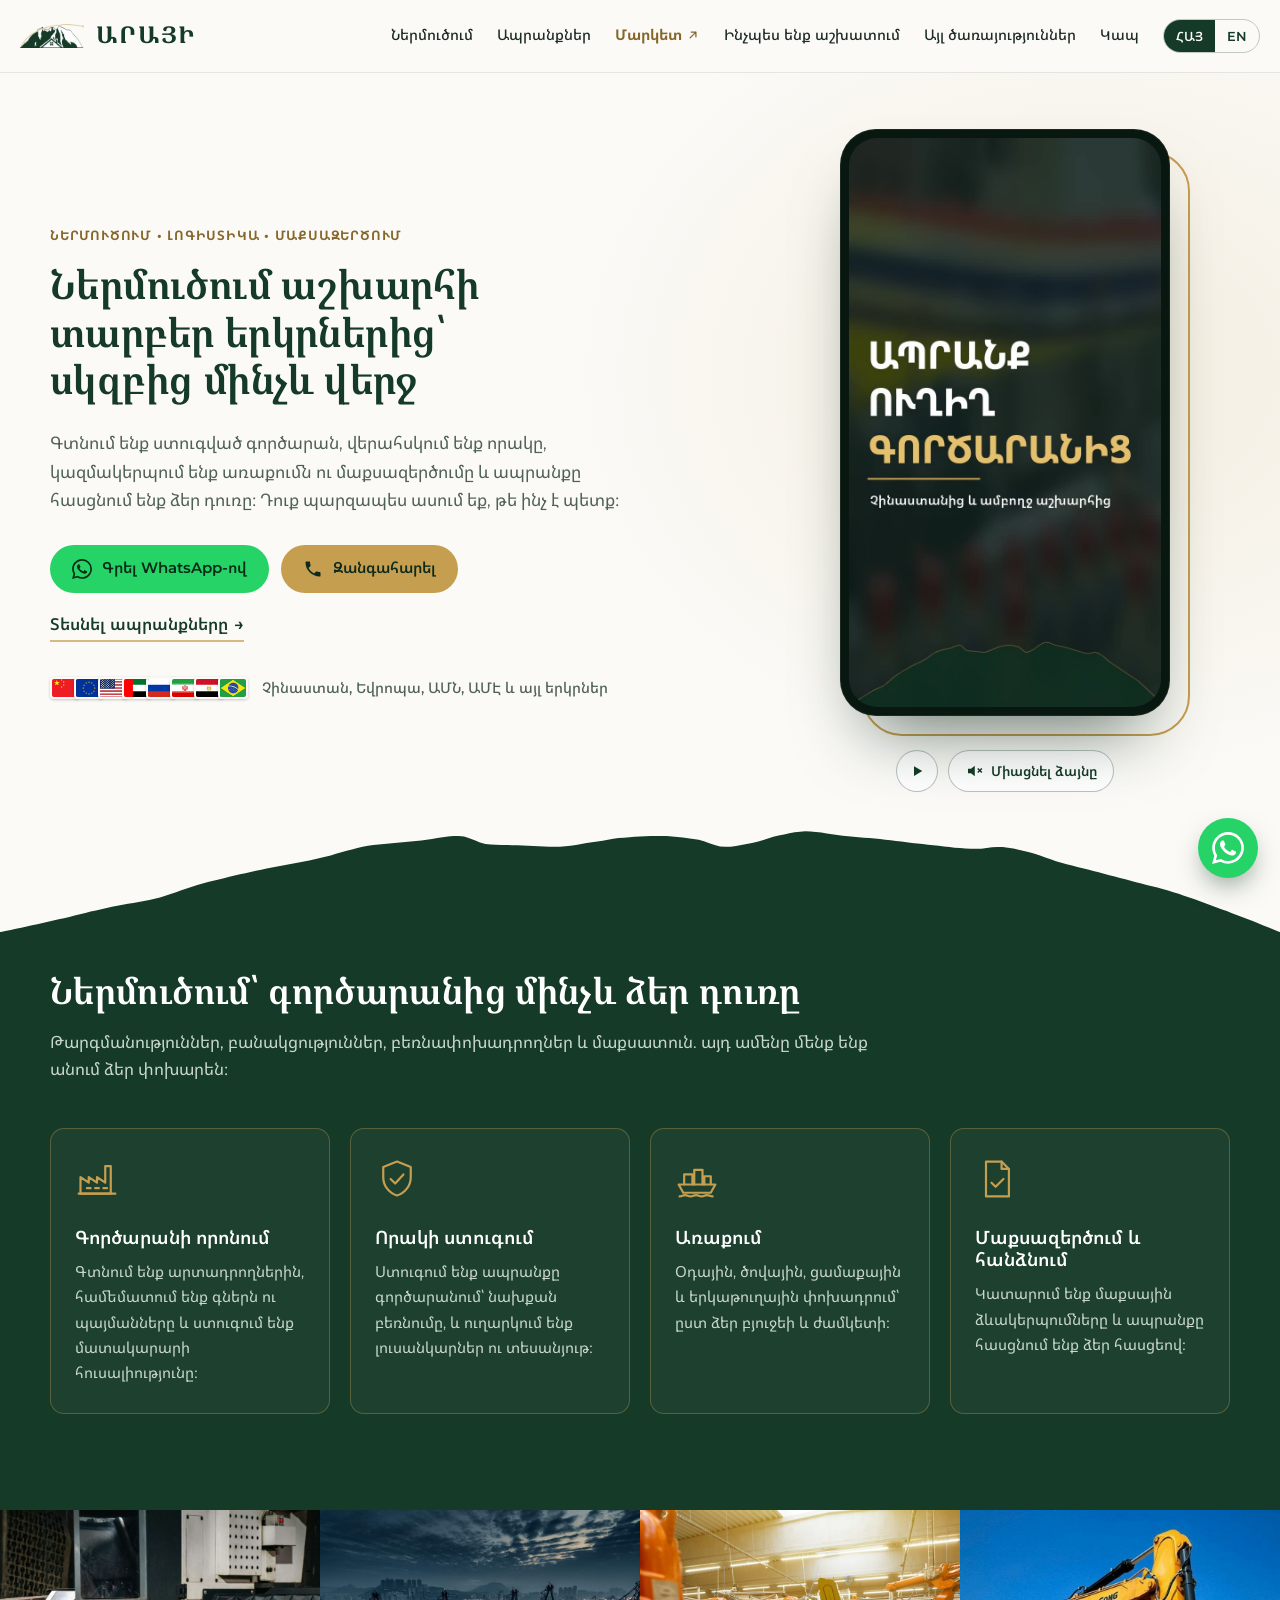
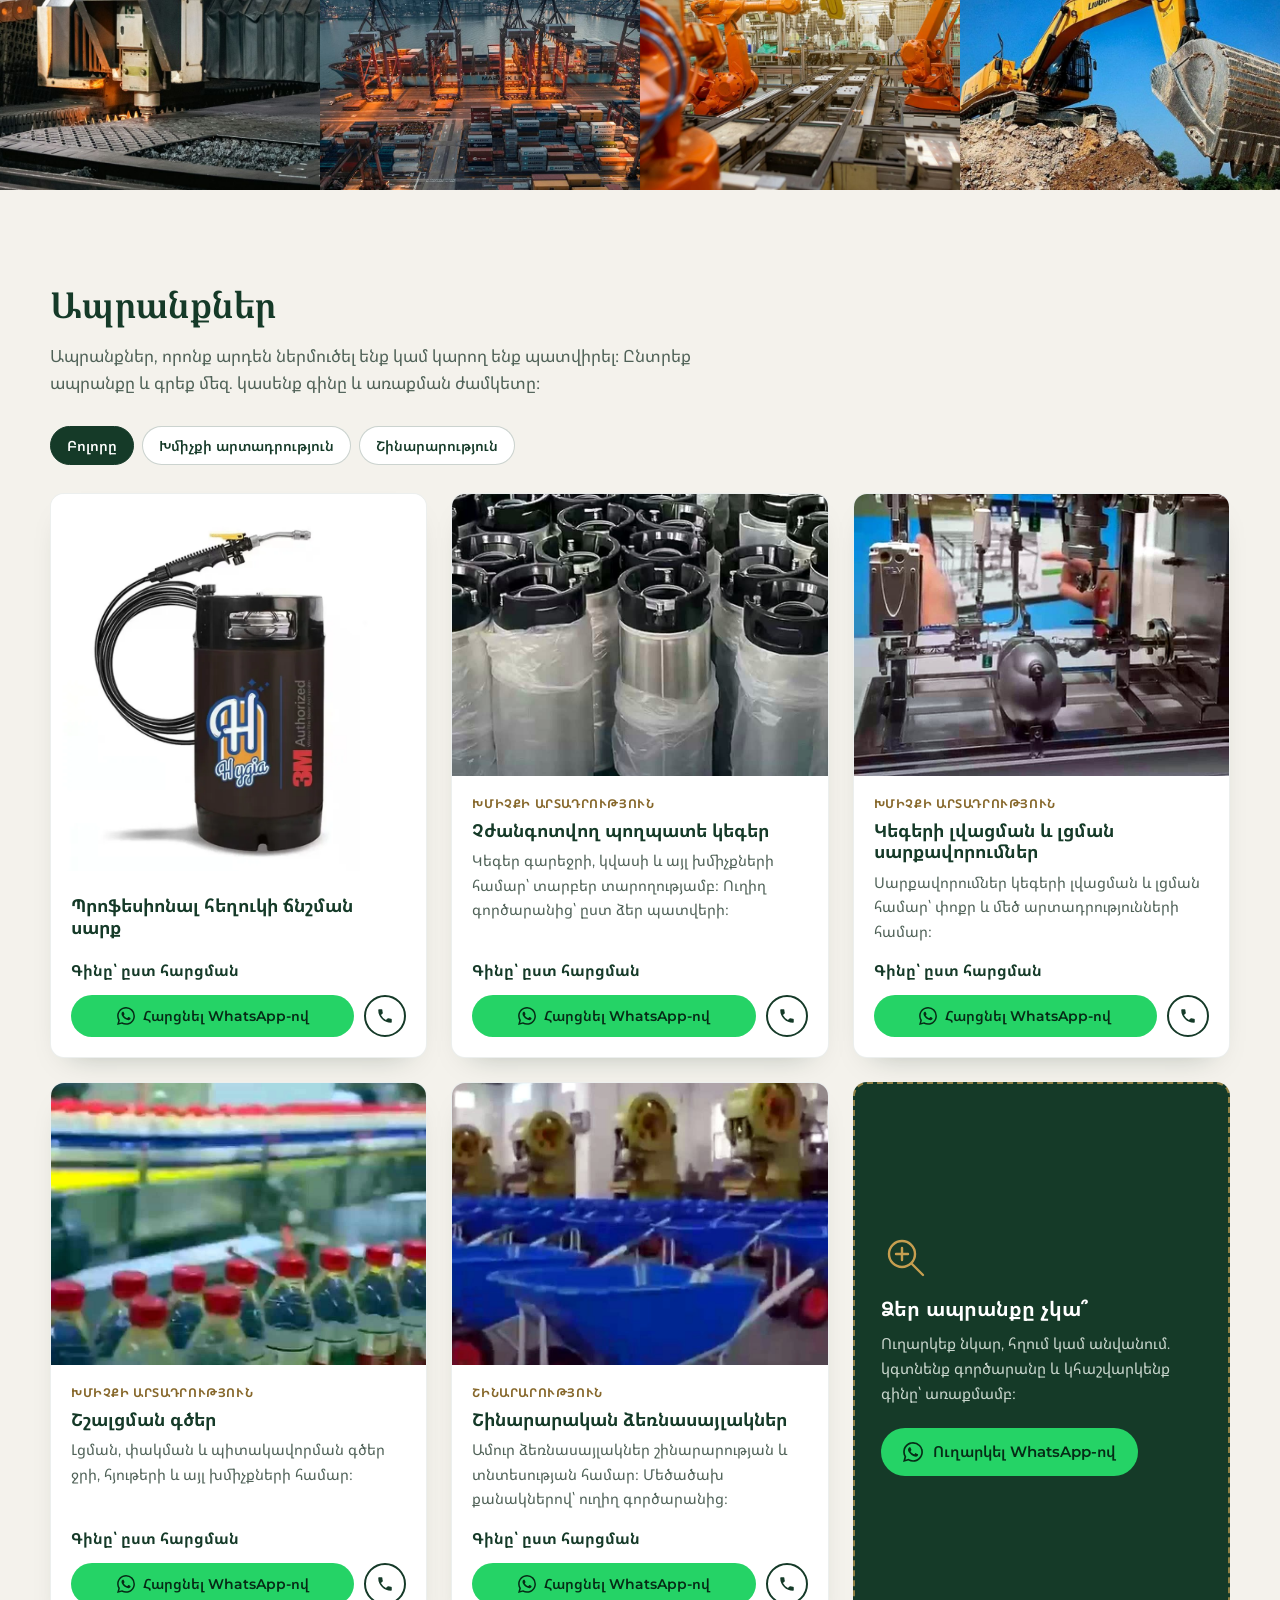
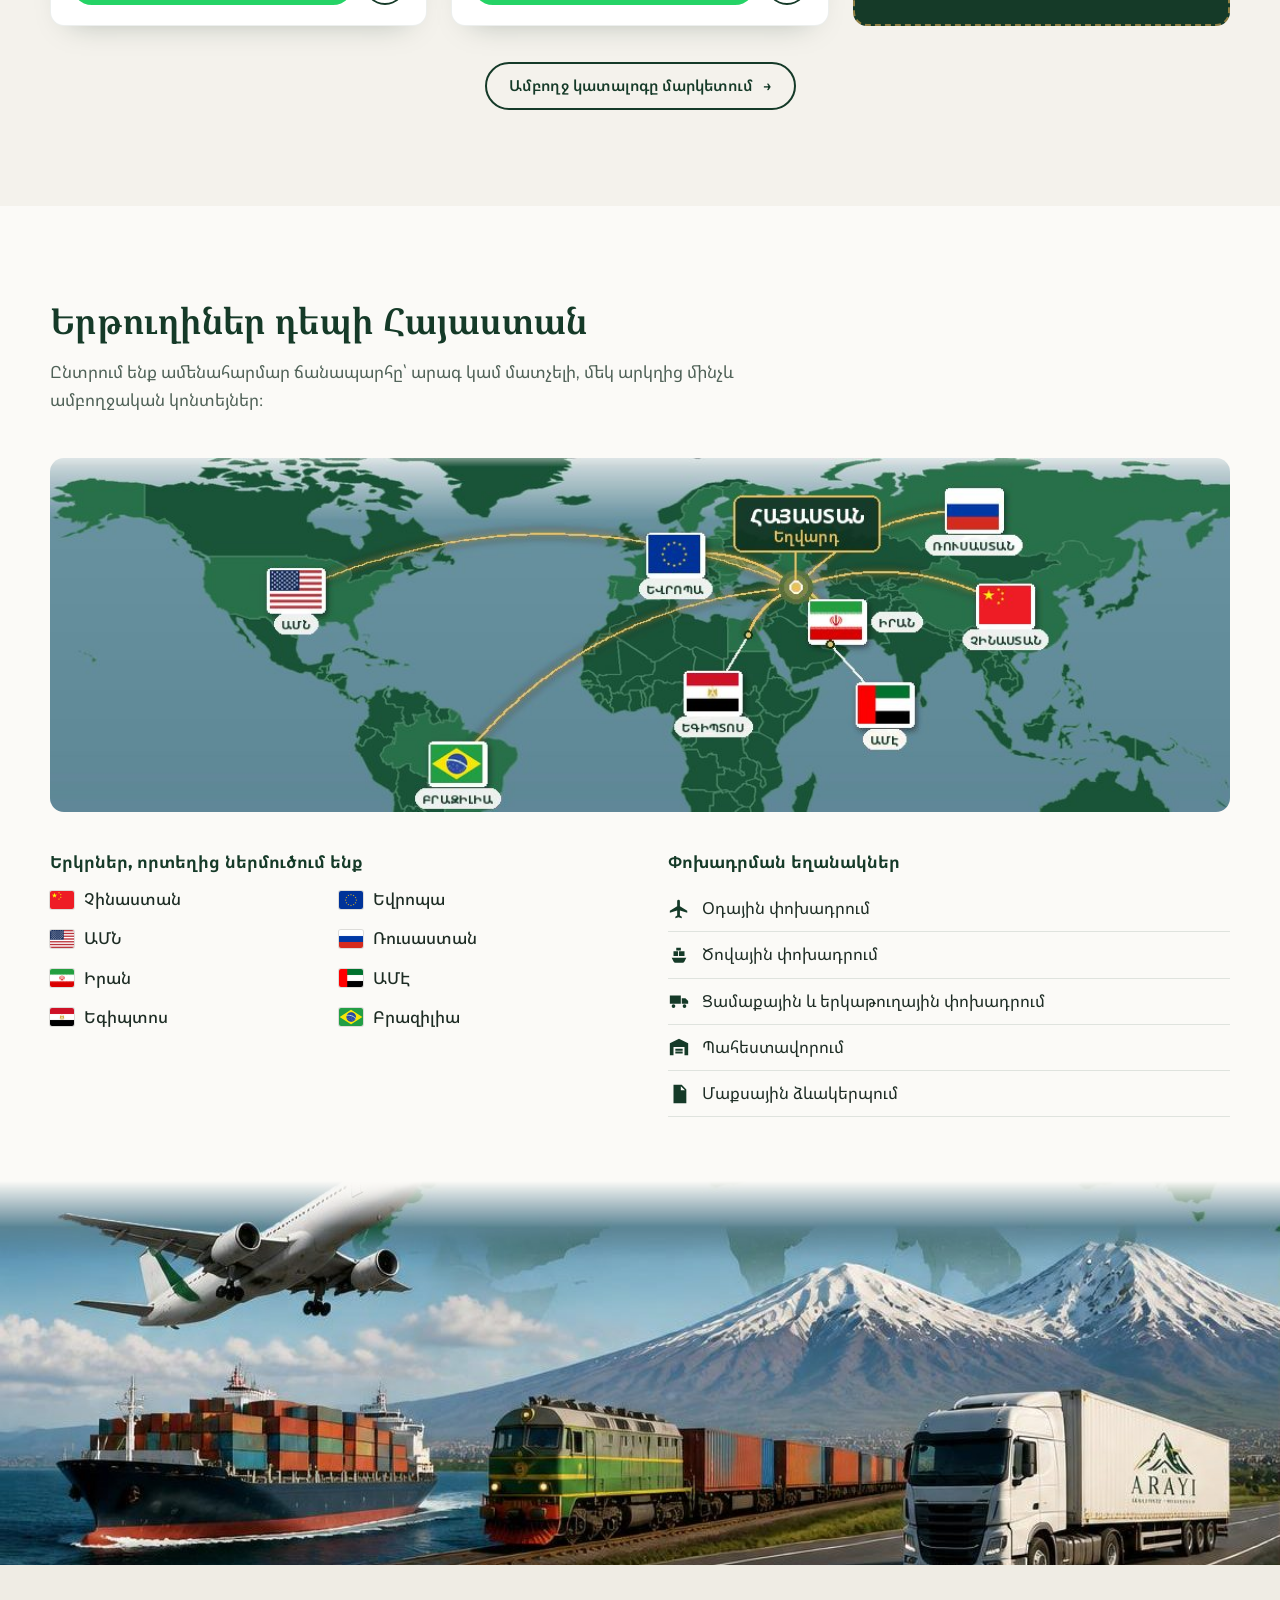
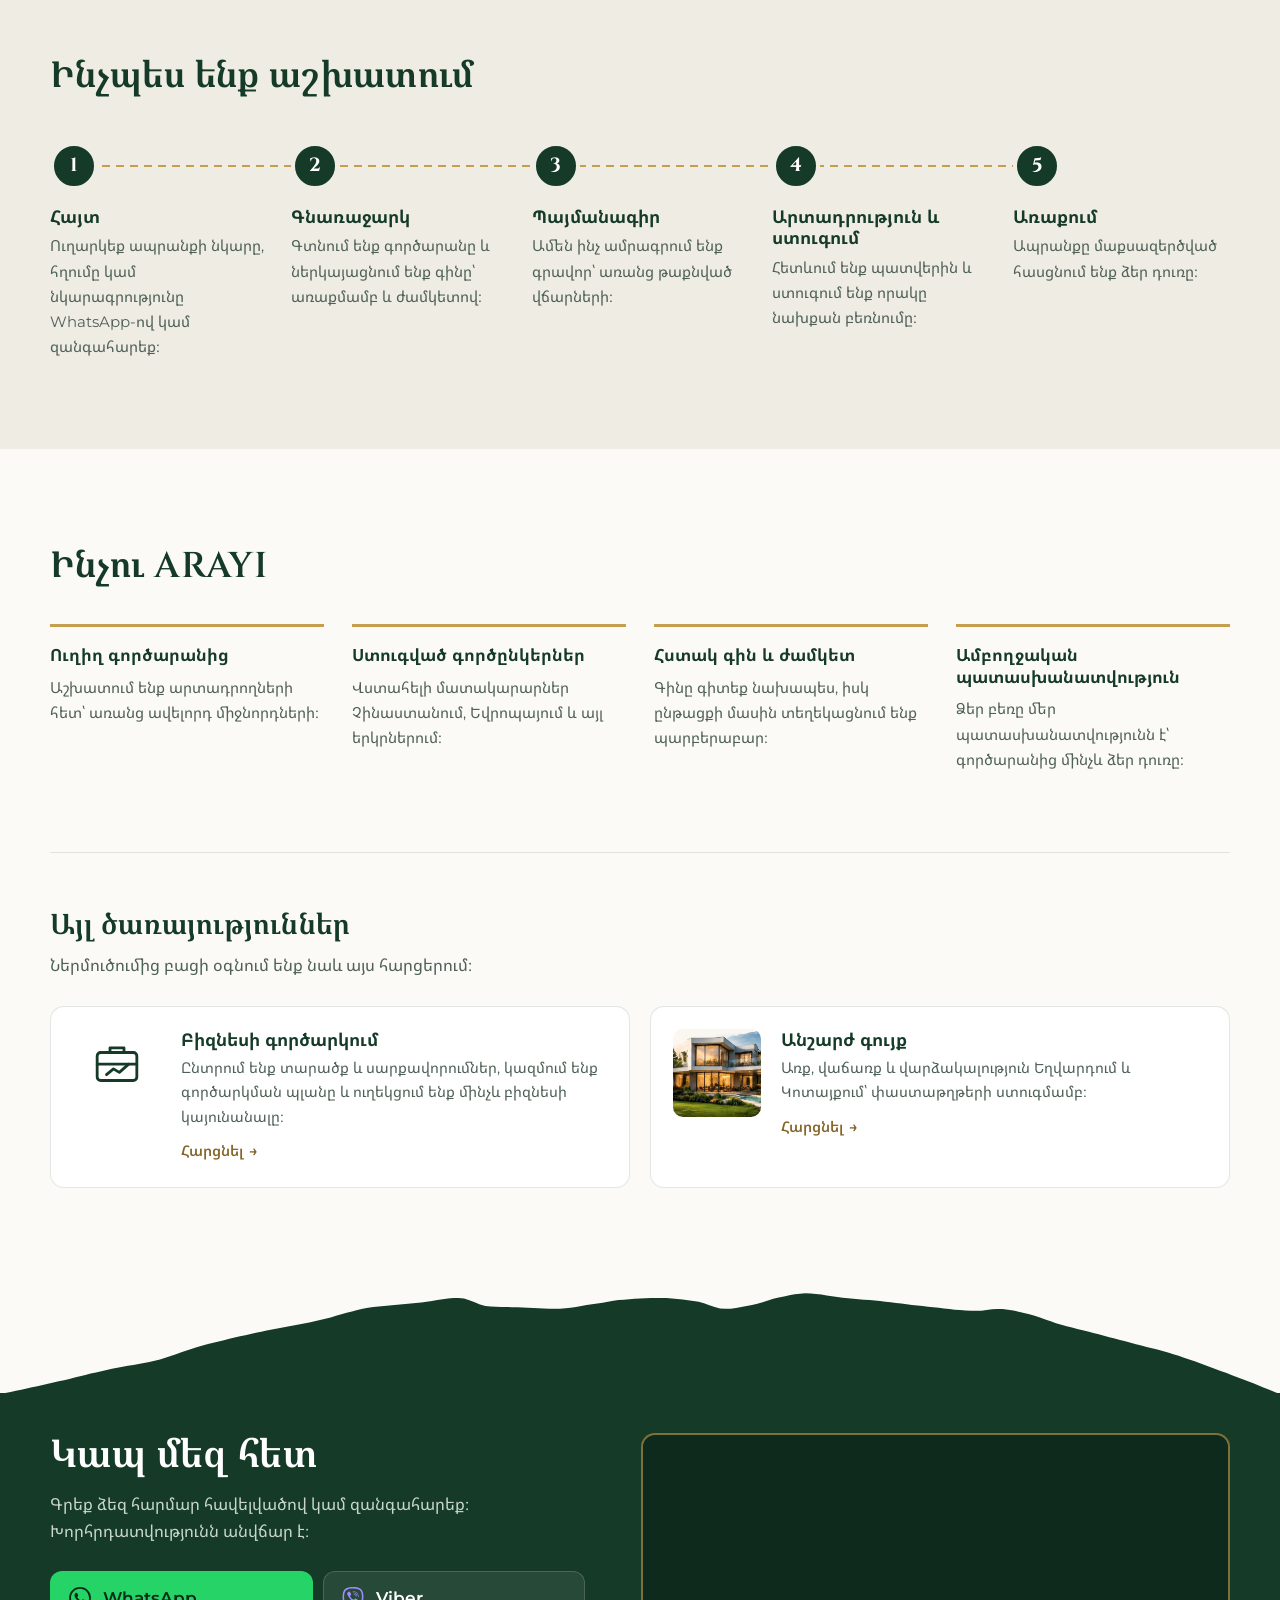
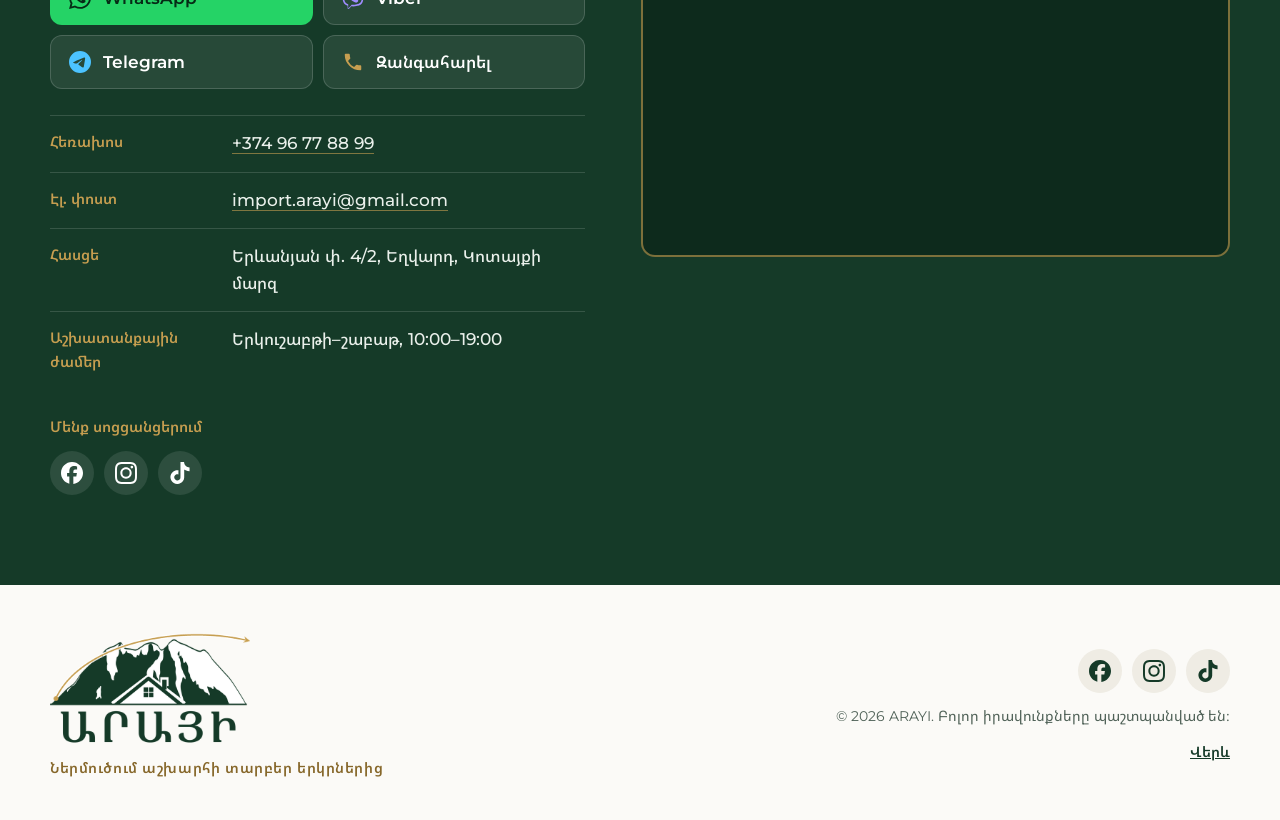
<file: index.html>
<!doctype html>
<html lang="hy">
<head>
  <meta charset="utf-8">
  <meta name="viewport" content="width=device-width, initial-scale=1, viewport-fit=cover">
  <title>ARAYI — Ներմուծում աշխարհի տարբեր երկրներից | Եղվարդ</title>
  <meta name="description" content="ARAYI. ապրանքների և սարքավորումների ներմուծում Չինաստանից, Եվրոպայից, ԱՄՆ-ից և այլ երկրներից՝ գործարանի որոնումից մինչև մաքսազերծում և առաքում ձեր դուռը։">
  <meta name="theme-color" content="#153A28">
  <link rel="canonical" href="https://arayimport.am/">
  <meta property="og:type" content="website">
  <meta property="og:url" content="https://arayimport.am/">
  <meta property="og:title" content="ARAYI — Ներմուծում աշխարհի տարբեր երկրներից">
  <meta property="og:description" content="Գործարանի որոնում, որակի ստուգում, առաքում և մաքսազերծում՝ մեկ գործընկերից։ Եղվարդ, Հայաստան։">
  <meta property="og:image" content="https://arayimport.am/assets/img/og-image.jpg">
  <meta property="og:image:width" content="1200">
  <meta property="og:image:height" content="630">
  <meta name="twitter:card" content="summary_large_image">
  <link rel="icon" type="image/png" href="assets/img/favicon.png">
  <link rel="apple-touch-icon" href="assets/img/apple-touch-icon.png">
  <link rel="preconnect" href="https://fonts.googleapis.com">
  <link rel="preconnect" href="https://fonts.gstatic.com" crossorigin>
  <link href="https://fonts.googleapis.com/css2?family=Cinzel:wght@500;600;700&family=Montserrat:wght@400;500;600;700&family=Noto+Sans+Armenian:wght@400;500;600;700&family=Noto+Serif+Armenian:wght@500;600;700&display=swap" rel="stylesheet">
  <link rel="stylesheet" href="css/style.css?v=20261031d">
</head>
<body>
  <a class="skip-link" href="#main" data-i18n="skip">Անցնել բովանդակությանը</a>

  <header class="site-header">
    <div class="wrap header-row">
      <a class="brand" href="#top" aria-label="ARAYI">
        <img src="assets/img/mark.png" alt="" width="64" height="23">
        <span class="brand-name" data-i18n="brand.name">ԱՐԱՅԻ</span>
      </a>
      <button class="menu-toggle" type="button" aria-expanded="false" aria-controls="site-nav">
        <span class="menu-bars" aria-hidden="true"></span><span data-i18n="nav.menu">Մենյու</span>
      </button>
      <nav id="site-nav" class="site-nav" aria-label="Main">
        <a href="#import" data-i18n="nav.import">Ներմուծում</a>
        <a href="#products" data-i18n="nav.products">Ապրանքներ</a>
        <a class="nav-market" data-market="" href="https://market.arayimport.am/hy/" hidden><span data-i18n="nav.market">Մարկետ</span><svg viewBox="0 0 24 24" aria-hidden="true" focusable="false"><path fill="none" stroke="currentColor" stroke-width="2.2" stroke-linecap="round" stroke-linejoin="round" d="M7 17 17 7M9 7h8v8"/></svg></a>
        <a href="#process" data-i18n="nav.process">Ինչպես ենք աշխատում</a>
        <a href="#more" data-i18n="nav.more">Այլ ծառայություններ</a>
        <a href="#contact" data-i18n="nav.contact">Կապ</a>
        <div class="lang" role="group" aria-label="Language">
          <button type="button" data-lang="hy" aria-pressed="true">ՀԱՅ</button>
          <button type="button" data-lang="en" aria-pressed="false">EN</button>
        </div>
        <a class="btn btn-gold header-call" data-href="tel" data-requires="PHONE" href="#contact"><svg viewBox="0 0 24 24" aria-hidden="true" focusable="false"><path fill="currentColor" d="M6.6 10.8a15.1 15.1 0 0 0 6.6 6.6l2.2-2.2a1 1 0 0 1 1-.25 11.4 11.4 0 0 0 3.6.57 1 1 0 0 1 1 1V20a1 1 0 0 1-1 1A17 17 0 0 1 3 4a1 1 0 0 1 1-1h3.5a1 1 0 0 1 1 1c0 1.25.2 2.45.57 3.57a1 1 0 0 1-.25 1z"/></svg><span data-site="PHONE"></span></a>
      </nav>
    </div>
  </header>

  <main id="main">
    <!-- ========== HERO: import + video ========== -->
    <section class="hero" id="top">
      <div class="wrap hero-grid">
        <div class="hero-copy">
          <p class="eyebrow" data-i18n="hero.eyebrow">Ներմուծում • Լոգիստիկա • Մաքսազերծում</p>
          <h1 data-i18n="hero.title">Ներմուծում աշխարհի տարբեր երկրներից՝ սկզբից մինչև վերջ</h1>
          <p class="hero-text" data-i18n="hero.text"></p>
          <div class="hero-actions">
            <a class="btn btn-wa" data-href="whatsapp" data-requires="WHATSAPP" href="#contact" target="_blank" rel="noopener"><svg viewBox="0 0 24 24" aria-hidden="true" focusable="false"><path fill="currentColor" d="M17.472 14.382c-.297-.149-1.758-.867-2.03-.967-.273-.099-.471-.148-.67.15-.197.297-.767.966-.94 1.164-.173.199-.347.223-.644.075-.297-.15-1.255-.463-2.39-1.475-.883-.788-1.48-1.761-1.653-2.059-.173-.297-.018-.458.13-.606.134-.133.298-.347.446-.52.149-.174.198-.298.298-.497.099-.198.05-.371-.025-.52-.075-.149-.669-1.612-.916-2.207-.242-.579-.487-.5-.669-.51-.173-.008-.371-.01-.57-.01-.198 0-.52.074-.792.372-.272.297-1.04 1.016-1.04 2.479 0 1.462 1.065 2.875 1.213 3.074.149.198 2.096 3.2 5.077 4.487.709.306 1.262.489 1.694.625.712.227 1.36.195 1.871.118.571-.085 1.758-.719 2.006-1.413.248-.694.248-1.289.173-1.413-.074-.124-.272-.198-.57-.347m-5.421 7.403h-.004a9.87 9.87 0 01-5.031-1.378l-.361-.214-3.741.982.998-3.648-.235-.374a9.86 9.86 0 01-1.51-5.26c.001-5.45 4.436-9.884 9.888-9.884 2.64 0 5.122 1.03 6.988 2.898a9.825 9.825 0 012.893 6.994c-.003 5.45-4.437 9.884-9.885 9.884m8.413-18.297A11.815 11.815 0 0012.05 0C5.495 0 .16 5.335.157 11.892c0 2.096.547 4.142 1.588 5.945L.057 24l6.305-1.654a11.882 11.882 0 005.683 1.448h.005c6.554 0 11.89-5.335 11.893-11.893a11.821 11.821 0 00-3.48-8.413Z"/></svg><span data-i18n="hero.whatsapp">Գրել WhatsApp-ով</span></a>
            <a class="btn btn-gold" data-href="tel" data-requires="PHONE" href="#contact"><svg viewBox="0 0 24 24" aria-hidden="true" focusable="false"><path fill="currentColor" d="M6.6 10.8a15.1 15.1 0 0 0 6.6 6.6l2.2-2.2a1 1 0 0 1 1-.25 11.4 11.4 0 0 0 3.6.57 1 1 0 0 1 1 1V20a1 1 0 0 1-1 1A17 17 0 0 1 3 4a1 1 0 0 1 1-1h3.5a1 1 0 0 1 1 1c0 1.25.2 2.45.57 3.57a1 1 0 0 1-.25 1z"/></svg><span data-i18n="hero.call">Զանգահարել</span></a>
          </div>
          <a class="hero-link" href="#products"><span data-i18n="hero.products">Տեսնել ապրանքները</span> <span aria-hidden="true">→</span></a>
          <div class="hero-from">
            <span class="flags" aria-hidden="true">
              <img src="assets/img/flag-cn.png" alt="" width="24" height="18"><img src="assets/img/flag-eu.png" alt="" width="24" height="18"><img src="assets/img/flag-us.png" alt="" width="24" height="18"><img src="assets/img/flag-ae.png" alt="" width="24" height="18"><img src="assets/img/flag-ru.png" alt="" width="24" height="18"><img src="assets/img/flag-ir.png" alt="" width="24" height="18"><img src="assets/img/flag-eg.png" alt="" width="24" height="18"><img src="assets/img/flag-br.png" alt="" width="24" height="18">
            </span>
            <span data-i18n="hero.from">Չինաստան, Եվրոպա, ԱՄՆ, ԱՄԷ և այլ երկրներ</span>
          </div>
        </div>

        <div class="hero-media">
          <div class="phone">
            <video class="promo" data-promo autoplay muted loop playsinline preload="auto"
                   src="assets/video/arayi-hy.mp4" poster="assets/video/poster-hy.jpg"
                   data-video-hy="assets/video/arayi-hy.mp4" data-video-en="assets/video/arayi-en.mp4"
                   data-poster-hy="assets/video/poster-hy.jpg" data-poster-en="assets/video/poster-en.jpg"
                   width="720" height="1280" data-i18n-aria="video.label" aria-label="ARAYI-ի գովազդային տեսանյութը"></video>
          </div>
            <div class="video-ctrls">
              <button type="button" class="vbtn" data-video-play aria-label="Կանգնեցնել տեսանյութը">
                <svg class="i-pause" viewBox="0 0 24 24" aria-hidden="true"><path fill="currentColor" d="M7 5h3.5v14H7zm6.5 0H17v14h-3.5z"/></svg>
                <svg class="i-play" viewBox="0 0 24 24" aria-hidden="true"><path fill="currentColor" d="M8 5.5v13l11-6.5z"/></svg>
              </button>
              <button type="button" class="vbtn vbtn-sound" data-video-sound aria-pressed="false">
                <svg class="i-muted" viewBox="0 0 24 24" aria-hidden="true"><path fill="currentColor" d="M4 9h4l5-4v14l-5-4H4zm12.3.3 1.4-1.4 2 2 2-2 1.4 1.4-2 2 2 2-1.4 1.4-2-2-2 2-1.4-1.4 2-2z"/></svg>
                <svg class="i-sound" viewBox="0 0 24 24" aria-hidden="true"><path fill="currentColor" d="M4 9h4l5-4v14l-5-4H4zm11.5-1.9a6 6 0 0 1 0 9.8l-1.2-1.6a4 4 0 0 0 0-6.6zm2.4-3.2a10 10 0 0 1 0 16.2l-1.2-1.6a8 8 0 0 0 0-13z"/></svg>
                <span data-video-sound-label data-i18n="video.sound.on">Միացնել ձայնը</span>
              </button>
            </div>
        </div>
      </div>
      <svg class="ridge" viewBox="0 0 1440 150" preserveAspectRatio="none" aria-hidden="true"><path d="M0 150 L0.0 150.0 L6.0 148.5 L12.0 147.1 L18.0 145.6 L24.0 144.1 L30.0 142.6 L36.0 141.1 L42.0 139.6 L48.0 138.0 L54.0 136.5 L60.0 134.9 L66.0 133.3 L72.0 131.7 L78.0 130.1 L84.0 128.4 L90.0 126.7 L96.0 124.9 L102.0 123.2 L108.0 121.6 L114.0 120.0 L120.0 118.4 L126.0 116.9 L132.0 115.5 L138.0 114.3 L144.0 113.1 L150.0 111.9 L156.0 110.7 L162.0 109.4 L168.0 108.0 L174.0 106.5 L180.0 104.7 L186.0 102.6 L192.0 100.4 L198.0 98.0 L204.0 95.5 L210.0 93.1 L216.0 90.8 L222.0 88.6 L228.0 86.7 L234.0 84.8 L240.0 83.0 L246.0 81.3 L252.0 79.6 L258.0 77.9 L264.0 76.3 L270.0 74.7 L276.0 73.1 L282.0 71.6 L288.0 70.1 L294.0 68.6 L300.0 67.1 L306.0 65.7 L312.0 64.4 L318.0 63.1 L324.0 61.8 L330.0 60.5 L336.0 59.2 L342.0 57.9 L348.0 56.5 L354.0 55.1 L360.0 53.5 L366.0 51.8 L372.0 50.0 L378.0 48.0 L384.0 46.0 L390.0 44.0 L396.0 42.2 L402.0 40.4 L408.0 38.9 L414.0 37.6 L420.0 36.6 L426.0 35.8 L432.0 35.0 L438.0 34.4 L444.0 33.7 L450.0 33.1 L456.0 32.6 L462.0 31.9 L468.0 31.3 L474.0 30.6 L480.0 29.7 L486.0 28.6 L492.0 27.5 L498.0 26.4 L504.0 25.5 L510.0 24.9 L516.0 24.6 L522.0 25.5 L528.0 27.6 L534.0 30.4 L540.0 33.1 L546.0 35.0 L552.0 35.7 L558.0 36.1 L564.0 36.3 L570.0 36.5 L576.0 36.7 L582.0 36.9 L588.0 37.1 L594.0 37.4 L600.0 37.8 L606.0 38.2 L612.0 38.5 L618.0 38.8 L624.0 38.9 L630.0 38.7 L636.0 38.2 L642.0 37.3 L648.0 36.3 L654.0 35.2 L660.0 34.0 L666.0 33.0 L672.0 32.0 L678.0 30.8 L684.0 29.5 L690.0 28.4 L696.0 27.5 L702.0 26.9 L708.0 26.4 L714.0 25.8 L720.0 25.4 L726.0 25.0 L732.0 24.8 L738.0 24.6 L744.0 24.7 L750.0 24.9 L756.0 25.4 L762.0 26.0 L768.0 26.7 L774.0 27.6 L780.0 28.5 L786.0 29.6 L792.0 31.6 L798.0 34.1 L804.0 36.5 L810.0 38.3 L816.0 38.9 L822.0 38.6 L828.0 37.8 L834.0 36.6 L840.0 35.2 L846.0 33.8 L852.0 32.2 L858.0 30.2 L864.0 27.9 L870.0 25.7 L876.0 24.1 L882.0 22.7 L888.0 21.3 L894.0 20.0 L900.0 19.2 L906.0 18.7 L912.0 18.9 L918.0 19.5 L924.0 20.3 L930.0 21.4 L936.0 22.6 L942.0 23.6 L948.0 24.5 L954.0 25.2 L960.0 25.8 L966.0 26.4 L972.0 27.0 L978.0 27.5 L984.0 28.1 L990.0 28.8 L996.0 29.5 L1002.0 30.3 L1008.0 31.1 L1014.0 32.0 L1020.0 32.8 L1026.0 33.7 L1032.0 34.5 L1038.0 35.3 L1044.0 36.0 L1050.0 36.8 L1056.0 37.6 L1062.0 38.4 L1068.0 39.2 L1074.0 39.9 L1080.0 40.5 L1086.0 41.0 L1092.0 41.3 L1098.0 41.4 L1104.0 41.2 L1110.0 40.4 L1116.0 39.5 L1122.0 39.0 L1128.0 39.1 L1134.0 39.9 L1140.0 41.1 L1146.0 42.6 L1152.0 44.3 L1158.0 45.9 L1164.0 47.9 L1170.0 50.2 L1176.0 52.6 L1182.0 55.1 L1188.0 57.5 L1194.0 59.5 L1200.0 61.4 L1206.0 63.3 L1212.0 65.0 L1218.0 66.8 L1224.0 68.5 L1230.0 70.3 L1236.0 72.1 L1242.0 74.0 L1248.0 75.8 L1254.0 77.6 L1260.0 79.4 L1266.0 81.2 L1272.0 83.1 L1278.0 84.9 L1284.0 86.6 L1290.0 88.4 L1296.0 90.1 L1302.0 91.9 L1308.0 93.8 L1314.0 95.8 L1320.0 97.9 L1326.0 100.1 L1332.0 102.4 L1338.0 104.8 L1344.0 107.2 L1350.0 109.7 L1356.0 112.2 L1362.0 114.8 L1368.0 117.4 L1374.0 120.0 L1380.0 122.5 L1386.0 125.2 L1392.0 127.8 L1398.0 130.5 L1404.0 133.2 L1410.0 135.9 L1416.0 138.7 L1422.0 141.5 L1428.0 144.3 L1434.0 147.1 L1440.0 150.0 L1440 150 Z"/></svg>
    </section>

    <!-- ========== IMPORT SERVICE ========== -->
    <section class="import" id="import" aria-labelledby="import-title">
      <div class="wrap">
        <div class="section-head">
          <h2 id="import-title" data-i18n="import.title">Ներմուծում՝ գործարանից մինչև ձեր դուռը</h2>
          <p data-i18n="import.lead"></p>
        </div>
        <div class="pillars">
          <article class="pillar">
            <svg class="pillar-icon" viewBox="0 0 48 48" aria-hidden="true"><g fill="none" stroke="currentColor" stroke-width="2.4" stroke-linejoin="round" stroke-linecap="round"><path d="M6 40V22l9 6v-6l9 6v-6l9 6V10h6v30z"/><path d="M4 40h40M13 34h4M22 34h4M31 34h4"/></g></svg>
            <h3 data-i18n="i1.title"></h3>
            <p data-i18n="i1.text"></p>
          </article>
          <article class="pillar">
            <svg class="pillar-icon" viewBox="0 0 48 48" aria-hidden="true"><g fill="none" stroke="currentColor" stroke-width="2.4" stroke-linejoin="round" stroke-linecap="round"><path d="M24 5 9 11v11c0 9.5 6.4 17.3 15 20 8.6-2.7 15-10.5 15-20V11z"/><path d="m17 24 5 5 9-10"/></g></svg>
            <h3 data-i18n="i2.title"></h3>
            <p data-i18n="i2.text"></p>
          </article>
          <article class="pillar">
            <svg class="pillar-icon" viewBox="0 0 48 48" aria-hidden="true"><g fill="none" stroke="currentColor" stroke-width="2.4" stroke-linejoin="round" stroke-linecap="round"><path d="M4 30h40l-5 9H9z"/><path d="M10 30V19h9v11M21 30V14h9v16M32 30V21h7v9"/><path d="M5 43c3 0 3-1.5 6-1.5s3 1.5 6 1.5 3-1.5 6-1.5 3 1.5 6 1.5 3-1.5 6-1.5 3 1.5 6 1.5"/></g></svg>
            <h3 data-i18n="i3.title"></h3>
            <p data-i18n="i3.text"></p>
          </article>
          <article class="pillar">
            <svg class="pillar-icon" viewBox="0 0 48 48" aria-hidden="true"><g fill="none" stroke="currentColor" stroke-width="2.4" stroke-linejoin="round" stroke-linecap="round"><path d="M12 5h17l8 8v30H12z"/><path d="M29 5v8h8"/><path d="m18 28 4.5 4.5L31 24"/></g></svg>
            <h3 data-i18n="i4.title"></h3>
            <p data-i18n="i4.text"></p>
          </article>
        </div>
      </div>
    </section>

    <!-- ========== PHOTO BAND (decorative; Unsplash, free license) ========== -->
    <div class="photoband" aria-hidden="true">
      <img src="assets/img/photo-laser.jpg" alt="" width="1000" height="750" loading="lazy">
      <img src="assets/img/photo-port.jpg" alt="" width="1000" height="750" loading="lazy">
      <img src="assets/img/photo-robots.jpg" alt="" width="1000" height="750" loading="lazy">
      <img src="assets/img/photo-excavator.jpg" alt="" width="1000" height="750" loading="lazy">
    </div>

    <!-- ========== PRODUCTS (from market.arayimport.am/api/products.json; fallback data/products.json) ========== -->
    <section class="products" id="products" aria-labelledby="products-title">
      <div class="wrap">
        <div class="section-head">
          <h2 id="products-title" data-i18n="products.title">Ապրանքներ</h2>
          <p data-i18n="products.lead"></p>
        </div>
        <div class="chips" role="group" data-chips data-i18n-aria="products.filter" aria-label="Կատեգորիաներ" hidden></div>
        <div class="product-grid" data-products>
          <article class="product product-custom" data-custom>
            <svg class="custom-icon" viewBox="0 0 48 48" aria-hidden="true"><g fill="none" stroke="currentColor" stroke-width="2.4" stroke-linejoin="round" stroke-linecap="round"><circle cx="21" cy="21" r="13"/><path d="m31 31 11 11M21 15v12M15 21h12"/></g></svg>
            <h3 data-i18n="products.custom.title">Ձեր ապրանքը չկա՞</h3>
            <p data-i18n="products.custom.text"></p>
            <a class="btn btn-wa" data-href="whatsapp" data-wa-text="products.custom.msg" data-requires="WHATSAPP" href="#contact" target="_blank" rel="noopener"><svg viewBox="0 0 24 24" aria-hidden="true" focusable="false"><path fill="currentColor" d="M17.472 14.382c-.297-.149-1.758-.867-2.03-.967-.273-.099-.471-.148-.67.15-.197.297-.767.966-.94 1.164-.173.199-.347.223-.644.075-.297-.15-1.255-.463-2.39-1.475-.883-.788-1.48-1.761-1.653-2.059-.173-.297-.018-.458.13-.606.134-.133.298-.347.446-.52.149-.174.198-.298.298-.497.099-.198.05-.371-.025-.52-.075-.149-.669-1.612-.916-2.207-.242-.579-.487-.5-.669-.51-.173-.008-.371-.01-.57-.01-.198 0-.52.074-.792.372-.272.297-1.04 1.016-1.04 2.479 0 1.462 1.065 2.875 1.213 3.074.149.198 2.096 3.2 5.077 4.487.709.306 1.262.489 1.694.625.712.227 1.36.195 1.871.118.571-.085 1.758-.719 2.006-1.413.248-.694.248-1.289.173-1.413-.074-.124-.272-.198-.57-.347m-5.421 7.403h-.004a9.87 9.87 0 01-5.031-1.378l-.361-.214-3.741.982.998-3.648-.235-.374a9.86 9.86 0 01-1.51-5.26c.001-5.45 4.436-9.884 9.888-9.884 2.64 0 5.122 1.03 6.988 2.898a9.825 9.825 0 012.893 6.994c-.003 5.45-4.437 9.884-9.885 9.884m8.413-18.297A11.815 11.815 0 0012.05 0C5.495 0 .16 5.335.157 11.892c0 2.096.547 4.142 1.588 5.945L.057 24l6.305-1.654a11.882 11.882 0 005.683 1.448h.005c6.554 0 11.89-5.335 11.893-11.893a11.821 11.821 0 00-3.48-8.413Z"/></svg><span data-i18n="products.custom.btn">Ուղարկել WhatsApp-ով</span></a>
          </article>
        </div>
        <p class="products-more" data-market="catalog/" hidden><a class="btn btn-line" data-market="catalog/" href="https://market.arayimport.am/hy/catalog/"><span data-i18n="products.market_cta">Ամբողջ կատալոգը մարկետում</span> <span aria-hidden="true">→</span></a></p>
      </div>
    </section>

    <!-- ========== ROUTES ========== -->
    <section class="routes" aria-labelledby="routes-title">
      <div class="wrap">
        <div class="section-head">
          <h2 id="routes-title" data-i18n="routes.title">Երթուղիներ դեպի Հայաստան</h2>
          <p data-i18n="routes.text"></p>
        </div>
        <div class="routes-grid">
          <figure class="map-figure">
            <img src="assets/img/map-hy.jpg" data-src-hy="assets/img/map-hy.jpg" data-src-en="assets/img/map-en.jpg"
                 data-i18n-alt="routes.map" alt="" width="1138" height="341" loading="lazy">
          </figure>
          <div class="routes-side">
            <div>
            <h3 data-i18n="routes.countries">Երկրներ, որտեղից ներմուծում ենք</h3>
            <ul class="countries">
              <li><img src="assets/img/flag-cn.png" alt="" width="24" height="18"><span data-i18n="c.cn">Չինաստան</span></li>
              <li><img src="assets/img/flag-eu.png" alt="" width="24" height="18"><span data-i18n="c.eu">Եվրոպա</span></li>
              <li><img src="assets/img/flag-us.png" alt="" width="24" height="18"><span data-i18n="c.us">ԱՄՆ</span></li>
              <li><img src="assets/img/flag-ru.png" alt="" width="24" height="18"><span data-i18n="c.ru">Ռուսաստան</span></li>
              <li><img src="assets/img/flag-ir.png" alt="" width="24" height="18"><span data-i18n="c.ir">Իրան</span></li>
              <li><img src="assets/img/flag-ae.png" alt="" width="24" height="18"><span data-i18n="c.ae">ԱՄԷ</span></li>
              <li><img src="assets/img/flag-eg.png" alt="" width="24" height="18"><span data-i18n="c.eg">Եգիպտոս</span></li>
              <li><img src="assets/img/flag-br.png" alt="" width="24" height="18"><span data-i18n="c.br">Բրազիլիա</span></li>
            </ul>
            </div>
            <div>
            <h3 data-i18n="routes.modes">Փոխադրման եղանակներ</h3>
            <ul class="modes">
              <li><svg viewBox="0 0 24 24" aria-hidden="true"><path fill="currentColor" d="M21 16v-2l-8-5V3.5a1.5 1.5 0 0 0-3 0V9l-8 5v2l8-2.5V19l-2 1.5V22l3.5-1 3.5 1v-1.5L13 19v-5.5z"/></svg><span data-i18n="m.air"></span></li>
              <li><svg viewBox="0 0 24 24" aria-hidden="true"><path fill="currentColor" d="M4 15h16l-2.2 4.4A2 2 0 0 1 16 20.5H8a2 2 0 0 1-1.8-1.1zM6 8h5v5H6zm6 0h6v5h-6zM9 4h5v3H9z"/></svg><span data-i18n="m.sea"></span></li>
              <li><svg viewBox="0 0 24 24" aria-hidden="true"><path fill="currentColor" d="M2 6h12v9H2zm13 3h4l3 3v3h-7zM6 19.5a2 2 0 1 1 0-4 2 2 0 0 1 0 4zm12 0a2 2 0 1 1 0-4 2 2 0 0 1 0 4z"/></svg><span data-i18n="m.land"></span></li>
              <li><svg viewBox="0 0 24 24" aria-hidden="true"><path fill="currentColor" d="M12 3 2 8v13h4v-9h12v9h4V8zM8 14h8v2H8zm0 3h8v2H8z"/></svg><span data-i18n="m.ware"></span></li>
              <li><svg viewBox="0 0 24 24" aria-hidden="true"><path fill="currentColor" d="M6 2h9l5 5v15H6zm8 1.5V8h4.5zM9 15.2l1.4-1.4 1.6 1.6 3.6-3.6 1.4 1.4-5 5z"/></svg><span data-i18n="m.customs"></span></li>
            </ul>
            </div>
          </div>
        </div>
      </div>
      <figure class="transport">
        <img src="assets/img/transport.jpg" data-i18n-alt="routes.transport" alt="" width="1138" height="396" loading="lazy">
      </figure>
    </section>

    <!-- ========== PROCESS ========== -->
    <section class="process" id="process" aria-labelledby="process-title">
      <div class="wrap">
        <h2 id="process-title" data-i18n="process.title">Ինչպես ենք աշխատում</h2>
        <ol class="steps">
          <li><span class="step-n" aria-hidden="true">1</span><h3 data-i18n="p1.title"></h3><p data-i18n="p1.text"></p></li>
          <li><span class="step-n" aria-hidden="true">2</span><h3 data-i18n="p2.title"></h3><p data-i18n="p2.text"></p></li>
          <li><span class="step-n" aria-hidden="true">3</span><h3 data-i18n="p3.title"></h3><p data-i18n="p3.text"></p></li>
          <li><span class="step-n" aria-hidden="true">4</span><h3 data-i18n="p4.title"></h3><p data-i18n="p4.text"></p></li>
          <li><span class="step-n" aria-hidden="true">5</span><h3 data-i18n="p5.title"></h3><p data-i18n="p5.text"></p></li>
        </ol>
      </div>
    </section>

    <!-- ========== WHY + OTHER SERVICES (secondary) ========== -->
    <section class="why-sec" aria-labelledby="why-title">
      <div class="wrap">
        <h2 id="why-title" data-i18n="why.title">Ինչու ARAYI</h2>
        <dl class="why">
          <div><dt data-i18n="w1.title"></dt><dd data-i18n="w1.text"></dd></div>
          <div><dt data-i18n="w2.title"></dt><dd data-i18n="w2.text"></dd></div>
          <div><dt data-i18n="w3.title"></dt><dd data-i18n="w3.text"></dd></div>
          <div><dt data-i18n="w4.title"></dt><dd data-i18n="w4.text"></dd></div>
        </dl>

        <div class="more" id="more">
          <div class="more-head">
            <h2 data-i18n="more.title">Այլ ծառայություններ</h2>
            <p data-i18n="more.lead"></p>
          </div>
          <div class="more-cards">
            <article class="more-card">
              <svg class="more-icon" viewBox="0 0 48 48" aria-hidden="true"><g fill="none" stroke="currentColor" stroke-width="2.4" stroke-linejoin="round" stroke-linecap="round"><rect x="7" y="15" width="34" height="24" rx="3"/><path d="M18 15v-4h12v4M7 25h34"/><path d="M15 34l6-5 5 3 8-7"/></g></svg>
              <div>
                <h3 data-i18n="b.title">Բիզնեսի գործարկում</h3>
                <p data-i18n="b.text"></p>
                <a class="more-link" href="#contact"><span data-i18n="more.ask">Հարցնել</span> <span aria-hidden="true">→</span></a>
              </div>
            </article>
            <article class="more-card">
              <img class="more-thumb" src="assets/img/villa.jpg" data-i18n-alt="r.img" alt="" width="896" height="645" loading="lazy">
              <div>
                <h3 data-i18n="r.title">Անշարժ գույք</h3>
                <p data-i18n="r.text"></p>
                <a class="more-link" href="#contact"><span data-i18n="more.ask">Հարցնել</span> <span aria-hidden="true">→</span></a>
              </div>
            </article>
          </div>
        </div>
      </div>
    </section>

    <!-- ========== CONTACT ========== -->
    <section class="contact" id="contact" aria-labelledby="contact-title">
      <svg class="ridge ridge-top" viewBox="0 0 1440 150" preserveAspectRatio="none" aria-hidden="true"><path d="M0 150 L0.0 150.0 L6.0 148.5 L12.0 147.1 L18.0 145.6 L24.0 144.1 L30.0 142.6 L36.0 141.1 L42.0 139.6 L48.0 138.0 L54.0 136.5 L60.0 134.9 L66.0 133.3 L72.0 131.7 L78.0 130.1 L84.0 128.4 L90.0 126.7 L96.0 124.9 L102.0 123.2 L108.0 121.6 L114.0 120.0 L120.0 118.4 L126.0 116.9 L132.0 115.5 L138.0 114.3 L144.0 113.1 L150.0 111.9 L156.0 110.7 L162.0 109.4 L168.0 108.0 L174.0 106.5 L180.0 104.7 L186.0 102.6 L192.0 100.4 L198.0 98.0 L204.0 95.5 L210.0 93.1 L216.0 90.8 L222.0 88.6 L228.0 86.7 L234.0 84.8 L240.0 83.0 L246.0 81.3 L252.0 79.6 L258.0 77.9 L264.0 76.3 L270.0 74.7 L276.0 73.1 L282.0 71.6 L288.0 70.1 L294.0 68.6 L300.0 67.1 L306.0 65.7 L312.0 64.4 L318.0 63.1 L324.0 61.8 L330.0 60.5 L336.0 59.2 L342.0 57.9 L348.0 56.5 L354.0 55.1 L360.0 53.5 L366.0 51.8 L372.0 50.0 L378.0 48.0 L384.0 46.0 L390.0 44.0 L396.0 42.2 L402.0 40.4 L408.0 38.9 L414.0 37.6 L420.0 36.6 L426.0 35.8 L432.0 35.0 L438.0 34.4 L444.0 33.7 L450.0 33.1 L456.0 32.6 L462.0 31.9 L468.0 31.3 L474.0 30.6 L480.0 29.7 L486.0 28.6 L492.0 27.5 L498.0 26.4 L504.0 25.5 L510.0 24.9 L516.0 24.6 L522.0 25.5 L528.0 27.6 L534.0 30.4 L540.0 33.1 L546.0 35.0 L552.0 35.7 L558.0 36.1 L564.0 36.3 L570.0 36.5 L576.0 36.7 L582.0 36.9 L588.0 37.1 L594.0 37.4 L600.0 37.8 L606.0 38.2 L612.0 38.5 L618.0 38.8 L624.0 38.9 L630.0 38.7 L636.0 38.2 L642.0 37.3 L648.0 36.3 L654.0 35.2 L660.0 34.0 L666.0 33.0 L672.0 32.0 L678.0 30.8 L684.0 29.5 L690.0 28.4 L696.0 27.5 L702.0 26.9 L708.0 26.4 L714.0 25.8 L720.0 25.4 L726.0 25.0 L732.0 24.8 L738.0 24.6 L744.0 24.7 L750.0 24.9 L756.0 25.4 L762.0 26.0 L768.0 26.7 L774.0 27.6 L780.0 28.5 L786.0 29.6 L792.0 31.6 L798.0 34.1 L804.0 36.5 L810.0 38.3 L816.0 38.9 L822.0 38.6 L828.0 37.8 L834.0 36.6 L840.0 35.2 L846.0 33.8 L852.0 32.2 L858.0 30.2 L864.0 27.9 L870.0 25.7 L876.0 24.1 L882.0 22.7 L888.0 21.3 L894.0 20.0 L900.0 19.2 L906.0 18.7 L912.0 18.9 L918.0 19.5 L924.0 20.3 L930.0 21.4 L936.0 22.6 L942.0 23.6 L948.0 24.5 L954.0 25.2 L960.0 25.8 L966.0 26.4 L972.0 27.0 L978.0 27.5 L984.0 28.1 L990.0 28.8 L996.0 29.5 L1002.0 30.3 L1008.0 31.1 L1014.0 32.0 L1020.0 32.8 L1026.0 33.7 L1032.0 34.5 L1038.0 35.3 L1044.0 36.0 L1050.0 36.8 L1056.0 37.6 L1062.0 38.4 L1068.0 39.2 L1074.0 39.9 L1080.0 40.5 L1086.0 41.0 L1092.0 41.3 L1098.0 41.4 L1104.0 41.2 L1110.0 40.4 L1116.0 39.5 L1122.0 39.0 L1128.0 39.1 L1134.0 39.9 L1140.0 41.1 L1146.0 42.6 L1152.0 44.3 L1158.0 45.9 L1164.0 47.9 L1170.0 50.2 L1176.0 52.6 L1182.0 55.1 L1188.0 57.5 L1194.0 59.5 L1200.0 61.4 L1206.0 63.3 L1212.0 65.0 L1218.0 66.8 L1224.0 68.5 L1230.0 70.3 L1236.0 72.1 L1242.0 74.0 L1248.0 75.8 L1254.0 77.6 L1260.0 79.4 L1266.0 81.2 L1272.0 83.1 L1278.0 84.9 L1284.0 86.6 L1290.0 88.4 L1296.0 90.1 L1302.0 91.9 L1308.0 93.8 L1314.0 95.8 L1320.0 97.9 L1326.0 100.1 L1332.0 102.4 L1338.0 104.8 L1344.0 107.2 L1350.0 109.7 L1356.0 112.2 L1362.0 114.8 L1368.0 117.4 L1374.0 120.0 L1380.0 122.5 L1386.0 125.2 L1392.0 127.8 L1398.0 130.5 L1404.0 133.2 L1410.0 135.9 L1416.0 138.7 L1422.0 141.5 L1428.0 144.3 L1434.0 147.1 L1440.0 150.0 L1440 150 Z"/></svg>
      <div class="wrap contact-grid">
        <div class="contact-copy">
          <h2 id="contact-title" data-i18n="contact.title">Կապ մեզ հետ</h2>
          <p class="contact-lead" data-i18n="contact.text"></p>
          <div class="msg-buttons">
            <a class="msg msg-wa" data-href="whatsapp" data-requires="WHATSAPP" href="#" target="_blank" rel="noopener"><svg viewBox="0 0 24 24" aria-hidden="true" focusable="false"><path fill="currentColor" d="M17.472 14.382c-.297-.149-1.758-.867-2.03-.967-.273-.099-.471-.148-.67.15-.197.297-.767.966-.94 1.164-.173.199-.347.223-.644.075-.297-.15-1.255-.463-2.39-1.475-.883-.788-1.48-1.761-1.653-2.059-.173-.297-.018-.458.13-.606.134-.133.298-.347.446-.52.149-.174.198-.298.298-.497.099-.198.05-.371-.025-.52-.075-.149-.669-1.612-.916-2.207-.242-.579-.487-.5-.669-.51-.173-.008-.371-.01-.57-.01-.198 0-.52.074-.792.372-.272.297-1.04 1.016-1.04 2.479 0 1.462 1.065 2.875 1.213 3.074.149.198 2.096 3.2 5.077 4.487.709.306 1.262.489 1.694.625.712.227 1.36.195 1.871.118.571-.085 1.758-.719 2.006-1.413.248-.694.248-1.289.173-1.413-.074-.124-.272-.198-.57-.347m-5.421 7.403h-.004a9.87 9.87 0 01-5.031-1.378l-.361-.214-3.741.982.998-3.648-.235-.374a9.86 9.86 0 01-1.51-5.26c.001-5.45 4.436-9.884 9.888-9.884 2.64 0 5.122 1.03 6.988 2.898a9.825 9.825 0 012.893 6.994c-.003 5.45-4.437 9.884-9.885 9.884m8.413-18.297A11.815 11.815 0 0012.05 0C5.495 0 .16 5.335.157 11.892c0 2.096.547 4.142 1.588 5.945L.057 24l6.305-1.654a11.882 11.882 0 005.683 1.448h.005c6.554 0 11.89-5.335 11.893-11.893a11.821 11.821 0 00-3.48-8.413Z"/></svg><span>WhatsApp</span></a>
            <a class="msg msg-viber" data-href="viber" data-requires="VIBER" href="#"><svg viewBox="0 0 24 24" aria-hidden="true" focusable="false"><path fill="currentColor" d="M11.4 0C9.473.028 5.333.344 3.02 2.467 1.302 4.187.696 6.7.633 9.817.57 12.933.488 18.776 6.12 20.36h.003l-.004 2.416s-.037.977.61 1.177c.777.242 1.234-.5 1.98-1.302.407-.44.972-1.084 1.397-1.58 3.85.326 6.812-.416 7.15-.525.776-.252 5.176-.816 5.892-6.657.74-6.02-.36-9.83-2.34-11.546-.596-.55-3.006-2.3-8.375-2.323 0 0-.395-.025-1.037-.017zm.058 1.693c.545-.004.88.017.88.017 4.542.02 6.717 1.388 7.222 1.846 1.675 1.435 2.53 4.868 1.906 9.897v.002c-.604 4.878-4.174 5.184-4.832 5.395-.28.09-2.882.737-6.153.524 0 0-2.436 2.94-3.197 3.704-.12.12-.26.167-.352.144-.13-.033-.166-.188-.165-.414l.02-4.018c-4.762-1.32-4.485-6.292-4.43-8.895.054-2.604.543-4.738 1.996-6.173 1.96-1.773 5.474-2.018 7.11-2.03zm.38 2.602c-.167 0-.303.135-.304.302 0 .167.133.303.3.305 1.624.01 2.946.537 4.028 1.592 1.073 1.046 1.62 2.468 1.633 4.334.002.167.14.3.307.3.166-.002.3-.138.3-.304-.014-1.984-.618-3.596-1.816-4.764-1.19-1.16-2.692-1.753-4.447-1.765zm-3.96.695c-.19-.032-.4.005-.616.117l-.01.002c-.43.247-.816.562-1.146.932-.002.004-.006.004-.008.008-.267.323-.42.638-.46.948-.008.046-.01.093-.007.14 0 .136.022.27.065.4l.013.01c.135.48.473 1.276 1.205 2.604.42.768.903 1.5 1.446 2.186.27.344.56.673.87.984l.132.132c.31.308.64.6.984.87.686.543 1.418 1.027 2.186 1.447 1.328.733 2.126 1.07 2.604 1.206l.01.014c.13.042.265.064.402.063.046.002.092 0 .138-.008.31-.036.627-.19.948-.46.004 0 .003-.002.008-.005.37-.33.683-.72.93-1.148l.003-.01c.225-.432.15-.842-.18-1.12-.004 0-.698-.58-1.037-.83-.36-.255-.73-.492-1.113-.71-.51-.285-1.032-.106-1.248.174l-.447.564c-.23.283-.657.246-.657.246-3.12-.796-3.955-3.955-3.955-3.955s-.037-.426.248-.656l.563-.448c.277-.215.456-.737.17-1.248-.217-.383-.454-.756-.71-1.115-.25-.34-.826-1.033-.83-1.035-.137-.165-.31-.265-.502-.297zm4.49.88c-.158.002-.29.124-.3.282-.01.167.115.312.282.324 1.16.085 2.017.466 2.645 1.15.63.688.93 1.524.906 2.57-.002.168.13.306.3.31.166.003.305-.13.31-.297.025-1.175-.334-2.193-1.067-2.994-.74-.81-1.777-1.253-3.05-1.346h-.024zm.463 1.63c-.16.002-.29.127-.3.287-.008.167.12.31.288.32.523.028.875.175 1.113.422.24.245.388.62.416 1.164.01.167.15.295.318.287.167-.008.295-.15.287-.317-.03-.644-.215-1.178-.58-1.557-.367-.378-.893-.574-1.52-.607h-.018z"/></svg><span>Viber</span></a>
            <a class="msg msg-tg" data-href="telegram" data-requires="TELEGRAM" href="#" target="_blank" rel="noopener"><svg viewBox="0 0 24 24" aria-hidden="true" focusable="false"><path fill="currentColor" d="M11.944 0A12 12 0 0 0 0 12a12 12 0 0 0 12 12 12 12 0 0 0 12-12A12 12 0 0 0 12 0a12 12 0 0 0-.056 0zm4.962 7.224c.1-.002.321.023.465.14a.506.506 0 0 1 .171.325c.016.093.036.306.02.472-.18 1.898-.962 6.502-1.36 8.627-.168.9-.499 1.201-.82 1.23-.696.065-1.225-.46-1.9-.902-1.056-.693-1.653-1.124-2.678-1.8-1.185-.78-.417-1.21.258-1.91.177-.184 3.247-2.977 3.307-3.23.007-.032.014-.15-.056-.212s-.174-.041-.249-.024c-.106.024-1.793 1.14-5.061 3.345-.48.33-.913.49-1.302.48-.428-.008-1.252-.241-1.865-.44-.752-.245-1.349-.374-1.297-.789.027-.216.325-.437.893-.663 3.498-1.524 5.83-2.529 6.998-3.014 3.332-1.386 4.025-1.627 4.476-1.635z"/></svg><span>Telegram</span></a>
            <a class="msg msg-call" data-href="tel" data-requires="PHONE" href="#"><svg viewBox="0 0 24 24" aria-hidden="true" focusable="false"><path fill="currentColor" d="M6.6 10.8a15.1 15.1 0 0 0 6.6 6.6l2.2-2.2a1 1 0 0 1 1-.25 11.4 11.4 0 0 0 3.6.57 1 1 0 0 1 1 1V20a1 1 0 0 1-1 1A17 17 0 0 1 3 4a1 1 0 0 1 1-1h3.5a1 1 0 0 1 1 1c0 1.25.2 2.45.57 3.57a1 1 0 0 1-.25 1z"/></svg><span data-i18n="contact.call">Զանգահարել</span></a>
          </div>
          <dl class="contact-list">
            <div data-requires="PHONE"><dt data-i18n="contact.phone">Հեռախոս</dt><dd><a data-href="tel" href="#"><span data-site="PHONE"></span></a></dd></div>
            <div data-requires="EMAIL"><dt data-i18n="contact.email">Էլ. փոստ</dt><dd><a data-href="mail" href="#"><span data-site="EMAIL"></span></a></dd></div>
            <div data-requires="ADDRESS"><dt data-i18n="contact.address">Հասցե</dt><dd data-site="ADDRESS"></dd></div>
            <div data-requires="HOURS"><dt data-i18n="contact.hours">Աշխատանքային ժամեր</dt><dd data-site="HOURS"></dd></div>
          </dl>
          <div class="contact-social" data-requires-social hidden>
            <p data-i18n="contact.social">Մենք սոցցանցերում</p>
            <div class="socials" data-socials></div>
          </div>
        </div>
        <div class="map-wrap" data-requires="MAP_QUERY">
          <iframe data-map title="Map" data-i18n-title="contact.map" loading="lazy" referrerpolicy="no-referrer-when-downgrade"></iframe>
        </div>
      </div>
    </section>
  </main>

  <footer class="site-footer">
    <div class="wrap footer-row">
      <div class="footer-brand">
        <img class="footer-logo" src="assets/img/logo-hy-clean.png" data-src-hy="assets/img/logo-hy-clean.png" data-src-en="assets/img/logo-en-clean.png" alt="ARAYI" width="560" height="318" loading="lazy">
        <p class="footer-tagline" data-i18n="footer.tagline">Ներմուծում աշխարհի տարբեր երկրներից</p>
      </div>
      <div class="footer-meta">
        <div class="socials" data-socials></div>
        <p>© <span data-year></span> ARAYI. <span data-i18n="footer.rights">Բոլոր իրավունքները պաշտպանված են։</span></p>
        <a href="#top" data-i18n="footer.top">Վերև</a>
      </div>
    </div>
  </footer>

  <!-- quick contact: floating WhatsApp (desktop) and bottom bar (phones) -->
  <a class="fab-wa" data-href="whatsapp" data-requires="WHATSAPP" href="#contact" target="_blank" rel="noopener" data-i18n-aria="fab.whatsapp" aria-label="Գրել WhatsApp-ով"><svg viewBox="0 0 24 24" aria-hidden="true" focusable="false"><path fill="currentColor" d="M17.472 14.382c-.297-.149-1.758-.867-2.03-.967-.273-.099-.471-.148-.67.15-.197.297-.767.966-.94 1.164-.173.199-.347.223-.644.075-.297-.15-1.255-.463-2.39-1.475-.883-.788-1.48-1.761-1.653-2.059-.173-.297-.018-.458.13-.606.134-.133.298-.347.446-.52.149-.174.198-.298.298-.497.099-.198.05-.371-.025-.52-.075-.149-.669-1.612-.916-2.207-.242-.579-.487-.5-.669-.51-.173-.008-.371-.01-.57-.01-.198 0-.52.074-.792.372-.272.297-1.04 1.016-1.04 2.479 0 1.462 1.065 2.875 1.213 3.074.149.198 2.096 3.2 5.077 4.487.709.306 1.262.489 1.694.625.712.227 1.36.195 1.871.118.571-.085 1.758-.719 2.006-1.413.248-.694.248-1.289.173-1.413-.074-.124-.272-.198-.57-.347m-5.421 7.403h-.004a9.87 9.87 0 01-5.031-1.378l-.361-.214-3.741.982.998-3.648-.235-.374a9.86 9.86 0 01-1.51-5.26c.001-5.45 4.436-9.884 9.888-9.884 2.64 0 5.122 1.03 6.988 2.898a9.825 9.825 0 012.893 6.994c-.003 5.45-4.437 9.884-9.885 9.884m8.413-18.297A11.815 11.815 0 0012.05 0C5.495 0 .16 5.335.157 11.892c0 2.096.547 4.142 1.588 5.945L.057 24l6.305-1.654a11.882 11.882 0 005.683 1.448h.005c6.554 0 11.89-5.335 11.893-11.893a11.821 11.821 0 00-3.48-8.413Z"/></svg></a>
  <div class="mobile-bar">
    <a class="mb-call" data-href="tel" data-requires="PHONE" href="#contact"><svg viewBox="0 0 24 24" aria-hidden="true" focusable="false"><path fill="currentColor" d="M6.6 10.8a15.1 15.1 0 0 0 6.6 6.6l2.2-2.2a1 1 0 0 1 1-.25 11.4 11.4 0 0 0 3.6.57 1 1 0 0 1 1 1V20a1 1 0 0 1-1 1A17 17 0 0 1 3 4a1 1 0 0 1 1-1h3.5a1 1 0 0 1 1 1c0 1.25.2 2.45.57 3.57a1 1 0 0 1-.25 1z"/></svg><span data-i18n="bar.call">Զանգ</span></a>
    <a class="mb-wa" data-href="whatsapp" data-requires="WHATSAPP" href="#contact" target="_blank" rel="noopener"><svg viewBox="0 0 24 24" aria-hidden="true" focusable="false"><path fill="currentColor" d="M17.472 14.382c-.297-.149-1.758-.867-2.03-.967-.273-.099-.471-.148-.67.15-.197.297-.767.966-.94 1.164-.173.199-.347.223-.644.075-.297-.15-1.255-.463-2.39-1.475-.883-.788-1.48-1.761-1.653-2.059-.173-.297-.018-.458.13-.606.134-.133.298-.347.446-.52.149-.174.198-.298.298-.497.099-.198.05-.371-.025-.52-.075-.149-.669-1.612-.916-2.207-.242-.579-.487-.5-.669-.51-.173-.008-.371-.01-.57-.01-.198 0-.52.074-.792.372-.272.297-1.04 1.016-1.04 2.479 0 1.462 1.065 2.875 1.213 3.074.149.198 2.096 3.2 5.077 4.487.709.306 1.262.489 1.694.625.712.227 1.36.195 1.871.118.571-.085 1.758-.719 2.006-1.413.248-.694.248-1.289.173-1.413-.074-.124-.272-.198-.57-.347m-5.421 7.403h-.004a9.87 9.87 0 01-5.031-1.378l-.361-.214-3.741.982.998-3.648-.235-.374a9.86 9.86 0 01-1.51-5.26c.001-5.45 4.436-9.884 9.888-9.884 2.64 0 5.122 1.03 6.988 2.898a9.825 9.825 0 012.893 6.994c-.003 5.45-4.437 9.884-9.885 9.884m8.413-18.297A11.815 11.815 0 0012.05 0C5.495 0 .16 5.335.157 11.892c0 2.096.547 4.142 1.588 5.945L.057 24l6.305-1.654a11.882 11.882 0 005.683 1.448h.005c6.554 0 11.89-5.335 11.893-11.893a11.821 11.821 0 00-3.48-8.413Z"/></svg><span>WhatsApp</span></a>
  </div>

  <script src="js/config.js?v=20261031d"></script>
  <script src="js/content.js?v=20261031d"></script>
  <script src="js/app.js?v=20261031d"></script>
</body>
</html>
</file>
<file: css/style.css>
/* ==========================================================
   ARAYI — ոճեր։ Գույները փոխելու համար փոխեք :root-ի արժեքները
   ========================================================== */
:root {
  --forest: #153A28;      /* լոգոյի կանաչ */
  --deep: #0D2A1C;        /* մուգ կանաչ */
  --leaf: #2E6A4A;        /* բաց կանաչ */
  --gold: #C69E50;        /* լոգոյի ոսկեգույն */
  --gold-ink: #86672A;    /* ոսկեգույն տեքստ բաց ֆոնին */
  --snow: #FBFAF7;        /* ձյան սպիտակ */
  --stone: #EFECE4;       /* քար */
  --paper: #F4F2EC;       /* ապրանքների ֆոն */
  --ink: #1C2B23;         /* հիմնական տեքստ */
  --muted: #4F6157;
  --wa: #25D366;          /* WhatsApp */
  --wa-ink: #062B16;

  --serif: "Cinzel", "Noto Serif Armenian", Georgia, serif;
  --sans: "Montserrat", "Noto Sans Armenian", "Segoe UI", Arial, sans-serif;
  --wrap: 1180px;
  --radius: 14px;
}

*, *::before, *::after { box-sizing: border-box; }
html { scroll-behavior: smooth; scroll-padding-top: 84px; -webkit-text-size-adjust: 100%; }
body {
  margin: 0; background: var(--snow); color: var(--ink);
  font-family: var(--sans); font-size: 17px; line-height: 1.65;
  padding-bottom: env(safe-area-inset-bottom, 0px);
}
html:lang(hy) body { font-size: 16.5px; }
img { max-width: 100%; height: auto; display: block; }
a { color: inherit; }
h1, h2, h3 { margin: 0; line-height: 1.2; }
h1, h2 { font-family: var(--serif); font-weight: 600; color: var(--forest); letter-spacing: .01em; }
html:lang(en) h1, html:lang(en) h2 { letter-spacing: .02em; }
h2 { font-size: clamp(1.7rem, 2.8vw, 2.4rem); }
p { margin: 0; }
.wrap { width: min(100% - 40px, var(--wrap)); margin-inline: auto; }
[hidden] { display: none !important; }

:focus-visible { outline: 3px solid var(--gold); outline-offset: 3px; border-radius: 4px; }
.skip-link { position: absolute; left: 12px; top: -60px; z-index: 100; background: var(--forest); color: #fff; padding: 10px 16px; border-radius: 8px; text-decoration: none; }
.skip-link:focus { top: 12px; }

.section-head { max-width: 720px; margin-bottom: 44px; }
.section-head p { margin-top: 14px; font-size: 1.05rem; color: var(--muted); }

/* ---------- buttons ---------- */
.btn {
  display: inline-flex; align-items: center; justify-content: center; gap: 10px;
  min-height: 48px; padding: 12px 22px; border-radius: 999px; border: 0;
  font: 600 .95rem/1.2 var(--sans); text-decoration: none; white-space: nowrap; cursor: pointer;
  transition: background-color .2s, color .2s, border-color .2s, transform .2s;
}
.btn svg { width: 20px; height: 20px; flex: none; }
.btn-gold { background: var(--gold); color: var(--deep); }
.btn-gold:hover { background: #d8b266; }
.btn-wa { background: var(--wa); color: var(--wa-ink); }
.btn-wa:hover { background: #3be07a; }
.btn-line { border: 2px solid var(--forest); color: var(--forest); }
.btn-line:hover { background: var(--forest); color: #fff; }
.btn-sm { min-height: 42px; padding: 9px 16px; font-size: .88rem; gap: 8px; }
.btn-sm svg { width: 18px; height: 18px; }
.btn-icon { width: 42px; min-height: 42px; padding: 0; border: 2px solid var(--forest); color: var(--forest); background: transparent; flex: none; }
.btn-icon:hover { background: var(--forest); color: #fff; }
.btn-icon svg { width: 18px; height: 18px; }

/* ---------- header ---------- */
.site-header {
  position: sticky; top: 0; z-index: 50;
  background: rgba(251, 250, 247, .94); backdrop-filter: blur(8px);
  border-bottom: 1px solid rgba(21, 58, 40, .1);
  padding-top: env(safe-area-inset-top, 0px);
}
.header-row { display: flex; align-items: center; justify-content: space-between; gap: 16px; min-height: 72px; }
.site-header .wrap { --wrap: 1320px; }   /* the header gets more room than the content, so the nav fits in one row */
.brand { display: flex; align-items: center; gap: 12px; text-decoration: none; flex: none; }
.brand img { width: 64px; height: auto; }
.brand-name { font-family: var(--serif); font-weight: 700; font-size: 1.45rem; color: var(--forest); letter-spacing: .08em; }
.site-nav { display: flex; align-items: center; gap: 24px; }
.site-nav > a:not(.btn) { text-decoration: none; font-weight: 500; font-size: .92rem; color: var(--ink); padding: 6px 0; border-bottom: 2px solid transparent; white-space: nowrap; }
.site-nav > a:not(.btn):hover { border-color: var(--gold); }
.site-nav > a.nav-market { display: inline-flex; align-items: center; gap: 4px; color: var(--gold-ink); font-weight: 700; }
.nav-market svg { width: 14px; height: 14px; flex: none; }
.header-call { min-height: 42px; padding: 8px 18px; }
.header-call svg { width: 16px; height: 16px; }
.lang { display: flex; border: 1px solid rgba(21,58,40,.25); border-radius: 999px; overflow: hidden; flex: none; }
.lang button { font: 600 .8rem var(--sans); border: 0; background: transparent; color: var(--forest); padding: 7px 12px; cursor: pointer; }
.lang button[aria-pressed="true"] { background: var(--forest); color: #fff; }
.menu-toggle { display: none; }

/* ---------- hero ---------- */
.hero { position: relative; padding: 56px 0 0; overflow: hidden;
  background: radial-gradient(60% 70% at 85% 35%, rgba(198,158,80,.14), transparent 70%), var(--snow); }
.hero-grid { display: grid; grid-template-columns: 1.2fr .8fr; gap: 56px; align-items: center; padding-bottom: 140px; }
.eyebrow { display: inline-block; font-weight: 700; font-size: .82rem; letter-spacing: .12em; text-transform: uppercase; color: var(--gold-ink); margin-bottom: 18px; }
html:lang(hy) .eyebrow { letter-spacing: .06em; }
.hero h1 { font-size: clamp(2.1rem, 3.8vw, 3.2rem); max-width: 19ch; }
html:lang(hy) .hero h1 { font-size: clamp(1.8rem, 3.1vw, 2.75rem); max-width: 22ch; }
.hero-text { margin-top: 22px; font-size: 1.08rem; color: var(--muted); max-width: 54ch; }
.hero-actions { display: flex; flex-wrap: wrap; gap: 12px; margin-top: 30px; }
.hero-link { display: inline-flex; gap: 6px; margin-top: 18px; color: var(--forest); font-weight: 600; text-decoration: none; border-bottom: 2px solid rgba(198,158,80,.7); padding-bottom: 2px; }
.hero-link:hover { border-color: var(--forest); }
.hero-from { display: flex; align-items: center; flex-wrap: wrap; gap: 14px; margin-top: 34px; color: var(--muted); font-size: .92rem; font-weight: 500; }
.flags { display: flex; }
.flags img { width: 30px; height: 22px; object-fit: cover; border-radius: 4px; border: 2px solid var(--snow); box-shadow: 0 1px 3px rgba(0,0,0,.2); }
.flags img + img { margin-left: -6px; }

.hero-media { justify-self: center; display: flex; flex-direction: column; align-items: center; position: relative; z-index: 0; }
.phone { position: relative; width: min(100%, 330px); aspect-ratio: 9 / 16; padding: 9px; border-radius: 36px; background: #08170F;
  box-shadow: 0 40px 70px -30px rgba(13,42,28,.65), inset 0 0 0 1px rgba(255,255,255,.08); }
.phone::before { content: ""; position: absolute; inset: 22px -20px -20px 22px; border: 2px solid var(--gold); border-radius: 40px; z-index: -1; }
.promo { display: block; width: 100%; height: 100%; object-fit: cover; border-radius: 28px; background: var(--deep); cursor: pointer; }
.video-ctrls { display: flex; gap: 10px; margin-top: 34px; }
.vbtn { display: inline-flex; align-items: center; gap: 8px; min-height: 42px; padding: 8px 16px; border-radius: 999px;
  border: 1.5px solid rgba(21,58,40,.3); background: #fff; color: var(--forest); font: 600 .85rem var(--sans); cursor: pointer; }
.vbtn:hover { border-color: var(--forest); }
.vbtn svg { width: 18px; height: 18px; }
.vbtn[data-video-play] { width: 42px; padding: 0; justify-content: center; }
.i-play, .i-sound { display: none; }
.is-paused .i-play { display: block; }
.is-paused .i-pause { display: none; }
.is-sound .i-sound { display: block; }
.is-sound .i-muted { display: none; }
.is-sound .vbtn-sound { background: var(--forest); color: #fff; border-color: var(--forest); }

/* Arayi ridge — the real outline of Mount Arayi */
.ridge { display: block; width: 100%; height: clamp(60px, 9vw, 130px); position: absolute; left: 0; bottom: -1px; }
.ridge path { fill: var(--forest); }

/* ---------- import service (dark) ---------- */
.import { background: var(--forest); color: #EAF0EB; padding: 40px 0 96px; }
.import h2 { color: #fff; }
.import .section-head { max-width: 860px; }
.import .section-head p { color: #C9D6CD; }
.pillars { display: grid; grid-template-columns: repeat(4, 1fr); gap: 20px; }
.pillar { padding: 28px 24px; border-radius: var(--radius); border: 1px solid rgba(198,158,80,.35); background: rgba(255,255,255,.035); }
.pillar-icon { width: 44px; height: 44px; color: var(--gold); margin-bottom: 18px; }
.pillar h3 { font-size: 1.15rem; color: #fff; font-weight: 600; }
.pillar p { margin-top: 10px; color: #C9D6CD; font-size: .95rem; }

/* ---------- products ---------- */
.products { background: var(--paper); padding: 96px 0; }
.chips { display: flex; flex-wrap: wrap; gap: 8px; margin: -16px 0 28px; }
.chip { font: 600 .88rem var(--sans); padding: 9px 16px; border-radius: 999px; cursor: pointer;
  border: 1.5px solid rgba(21,58,40,.22); background: #fff; color: var(--forest); transition: background-color .2s, color .2s; }
.chip:hover { border-color: var(--forest); }
.chip[aria-pressed="true"] { background: var(--forest); color: #fff; border-color: var(--forest); }
.product-grid { display: grid; grid-template-columns: repeat(auto-fill, minmax(300px, 1fr)); gap: 24px; }
.product { display: flex; flex-direction: column; background: #fff; border-radius: var(--radius); overflow: hidden;
  border: 1px solid rgba(21,58,40,.08); box-shadow: 0 14px 30px -20px rgba(13,42,28,.35); }
.product-img { aspect-ratio: 4 / 3; background: var(--stone); }
.product-img img { width: 100%; height: 100%; object-fit: cover; }
.product-body { display: flex; flex-direction: column; flex: 1; padding: 18px 20px 20px; }
.product-cat { font-size: .76rem; font-weight: 700; letter-spacing: .05em; text-transform: uppercase; color: var(--gold-ink); }
.product h3 { margin-top: 6px; font-size: 1.12rem; color: var(--forest); }
.product-body p { margin-top: 8px; color: var(--muted); font-size: .93rem; }
.product-body .product-price { margin-top: auto; padding-top: 14px; color: var(--forest); font-weight: 700; font-size: .95rem; }
.product-actions { display: flex; gap: 10px; margin-top: 12px; }
.product-img a { display: block; height: 100%; }
.product h3 a { color: inherit; text-decoration: none; }
.product h3 a:hover { text-decoration: underline; text-decoration-color: var(--gold); text-underline-offset: 3px; }
.product-more { align-self: flex-start; margin-top: 10px; font-weight: 600; font-size: .9rem; color: var(--forest); text-decoration: none; border-bottom: 2px solid rgba(198,158,80,.7); }
.product-more:hover { border-color: var(--forest); }
.products-more { margin-top: 36px; text-align: center; }
.product-actions .btn-wa { flex: 1; min-width: 0; white-space: normal; text-align: center; }
.product-custom { justify-content: center; padding: 30px 26px; background: var(--forest); color: #EAF0EB; border: 2px dashed rgba(198,158,80,.7); box-shadow: none; }
.custom-icon { width: 48px; height: 48px; color: var(--gold); margin-bottom: 16px; }
.product-custom h3 { color: #fff; margin-top: 0; font-size: 1.25rem; }
.product-custom p { margin-top: 10px; color: #C9D6CD; font-size: .95rem; }
.product-custom .btn { margin-top: 22px; align-self: flex-start; white-space: normal; text-align: center; }

/* ---------- routes ---------- */
.photoband { display: grid; grid-template-columns: repeat(4, 1fr); height: 280px; background: var(--forest); }
.photoband img { width: 100%; height: 100%; object-fit: cover; }
@media (max-width: 700px) { .photoband { grid-template-columns: 1fr 1fr; height: 300px; } .photoband img:nth-child(n+3) { display: none; } .photoband { height: 170px; } }
.routes { padding: 96px 0 0; }
.routes-side { display: grid; grid-template-columns: 1fr 1fr; gap: 56px; margin-top: 40px; }
.map-figure { margin: 0; }
.map-figure img { width: 100%; border-radius: var(--radius); }
.routes-side h3 { font-size: 1.05rem; color: var(--forest); font-weight: 700; margin-bottom: 14px; }
.countries { list-style: none; padding: 0; margin: 0; display: grid; grid-template-columns: 1fr 1fr; gap: 12px 16px; }
.countries li { display: flex; align-items: center; gap: 10px; font-weight: 500; }
.countries img { width: 24px; height: 18px; border-radius: 2px; box-shadow: 0 0 0 1px rgba(0,0,0,.12); }
.modes { list-style: none; padding: 0; margin: 0; }
.modes li { display: flex; align-items: center; gap: 12px; padding: 9px 0; border-bottom: 1px solid rgba(21,58,40,.12); }
.modes svg { width: 22px; height: 22px; color: var(--forest); flex: none; }
.transport { margin: 64px 0 0; }
.transport img { width: 100%; height: clamp(200px, 30vw, 420px); object-fit: cover; object-position: center 40%;
  -webkit-mask-image: linear-gradient(to bottom, transparent 0, #000 12%); mask-image: linear-gradient(to bottom, transparent 0, #000 12%); }

/* ---------- process (a real sequence) ---------- */
.process { background: var(--stone); padding: 90px 0; }
.steps { list-style: none; margin: 44px 0 0; padding: 0; display: grid; grid-template-columns: repeat(5, 1fr); gap: 24px; position: relative; }
.steps::before { content: ""; position: absolute; top: 23px; left: 24px; right: calc((100% - 96px) / 5 - 24px); height: 2px; background: repeating-linear-gradient(90deg, var(--gold) 0 8px, transparent 8px 14px); }
.steps li { position: relative; }
.step-n { display: grid; place-items: center; width: 48px; height: 48px; border-radius: 50%; background: var(--forest); color: #fff; font-family: var(--serif); font-weight: 700; font-size: 1.2rem; border: 4px solid var(--stone); position: relative; }
.steps h3 { margin-top: 16px; font-size: 1.1rem; color: var(--forest); }
.steps p { margin-top: 6px; color: var(--muted); font-size: .95rem; }

/* ---------- why + other services ---------- */
.why-sec { padding: 96px 0 90px; }
.why { display: grid; grid-template-columns: repeat(4, 1fr); gap: 28px; margin: 36px 0 0; }
.why > div { border-top: 3px solid var(--gold); padding-top: 18px; }
.why dt { font-weight: 700; color: var(--forest); font-size: 1.05rem; line-height: 1.3; }
.why dd { margin: 8px 0 0; color: var(--muted); font-size: .95rem; }
.more { margin-top: 80px; padding-top: 56px; border-top: 1px solid rgba(21,58,40,.12); }
.more-head h2 { font-size: clamp(1.4rem, 2.2vw, 1.8rem); }
.more-head p { margin-top: 10px; color: var(--muted); }
.more-cards { display: grid; grid-template-columns: 1fr 1fr; gap: 20px; margin-top: 26px; }
.more-card { display: grid; grid-template-columns: 88px 1fr; gap: 20px; align-items: start; padding: 22px; border-radius: var(--radius); border: 1px solid rgba(21,58,40,.12); background: #fff; }
.more-icon { width: 56px; height: 56px; color: var(--forest); margin: 6px auto 0; }
.more-thumb { width: 88px; height: 88px; object-fit: cover; border-radius: 10px; }
.more-card h3 { font-size: 1.1rem; color: var(--forest); }
.more-card p { margin-top: 6px; color: var(--muted); font-size: .93rem; }
.more-link { display: inline-flex; gap: 6px; margin-top: 10px; color: var(--gold-ink); font-weight: 600; font-size: .92rem; text-decoration: none; }
.more-link:hover { color: var(--forest); }

/* ---------- contact ---------- */
.contact { position: relative; background: var(--forest); color: #EAF0EB; padding: 40px 0 90px; margin-top: clamp(60px, 9vw, 130px); }
.ridge-top { top: auto; bottom: calc(100% - 1px); }
.contact h2 { color: #fff; font-size: clamp(1.8rem, 3vw, 2.6rem); }
.contact-grid { display: grid; grid-template-columns: 1fr 1.1fr; gap: 56px; align-items: start; }
.contact-lead { margin-top: 12px; color: #C9D6CD; }
.msg-buttons { display: grid; grid-template-columns: 1fr 1fr; gap: 10px; margin-top: 26px; }
.msg { display: flex; align-items: center; gap: 12px; min-height: 54px; padding: 12px 18px; border-radius: 12px; text-decoration: none; font-weight: 600;
  color: #fff; background: rgba(255,255,255,.08); border: 1px solid rgba(255,255,255,.16); transition: background-color .2s; }
.msg:hover { background: rgba(255,255,255,.16); }
.msg svg { width: 22px; height: 22px; flex: none; }
.msg-wa { background: var(--wa); color: var(--wa-ink); border-color: transparent; }
.msg-wa:hover { background: #3be07a; }
.msg-viber svg { color: #A08CFF; }
.msg-tg svg { color: #4CC3FF; }
.msg-call svg { color: var(--gold); }
.contact-list { margin: 26px 0 0; }
.contact-list > div { display: grid; grid-template-columns: 170px 1fr; gap: 12px; padding: 14px 0; border-top: 1px solid rgba(255,255,255,.14); }
.contact-list dt { color: var(--gold); font-weight: 600; font-size: .92rem; }
.contact-list dd { margin: 0; font-weight: 500; }
.contact-list a { text-decoration: none; border-bottom: 1px solid rgba(198,158,80,.6); }
.contact-list a:hover { color: var(--gold); }
.contact-social { margin-top: 26px; }
.contact-social p { color: var(--gold); font-weight: 600; font-size: .92rem; margin-bottom: 12px; }
.socials { display: flex; flex-wrap: wrap; gap: 10px; }
.social { display: grid; place-items: center; width: 44px; height: 44px; border-radius: 50%; background: rgba(255,255,255,.1); color: #fff; transition: background-color .2s, color .2s; }
.social:hover { background: var(--gold); color: var(--deep); }
.map-wrap { border-radius: var(--radius); overflow: hidden; border: 2px solid rgba(198,158,80,.6); min-height: 420px; background: var(--deep); }
.map-wrap iframe { display: block; width: 100%; height: 100%; min-height: 420px; border: 0; }

/* ---------- footer ---------- */
.site-footer { padding: 48px 0 40px; }
.footer-row { display: flex; align-items: center; justify-content: space-between; gap: 32px; flex-wrap: wrap; }
.footer-logo { width: 200px; }
.footer-tagline { margin-top: 10px; color: var(--gold-ink); font-weight: 600; font-size: .9rem; letter-spacing: .04em; }
.footer-meta { display: flex; flex-direction: column; align-items: flex-end; gap: 12px; color: var(--muted); font-size: .9rem; }
.footer-meta .social { background: var(--stone); color: var(--forest); }
.footer-meta .social:hover { background: var(--gold); color: var(--deep); }
.footer-meta a:not(.social) { color: var(--forest); font-weight: 600; }

/* ---------- quick contact ---------- */
.fab-wa { position: fixed; right: 22px; bottom: calc(22px + env(safe-area-inset-bottom, 0px)); z-index: 60;
  display: grid; place-items: center; width: 60px; height: 60px; border-radius: 50%; background: var(--wa); color: #fff;
  box-shadow: 0 12px 28px -8px rgba(6,43,22,.55); transition: transform .2s; }
.fab-wa:hover { transform: scale(1.07); }
.fab-wa svg { width: 32px; height: 32px; }
.mobile-bar { display: none; }

/* ---------- responsive ---------- */
@media (max-width: 1360px) {
  .header-call { display: none; }
}
@media (max-width: 1100px) {
  .site-nav { gap: 18px; }
  .pillars { grid-template-columns: 1fr 1fr; }
  .why { grid-template-columns: 1fr 1fr; }
}
@media (max-width: 1100px) {
  .menu-toggle {
    display: inline-flex; align-items: center; gap: 10px; min-height: 44px; padding: 8px 14px;
    border: 1px solid rgba(21,58,40,.3); border-radius: 999px; background: transparent;
    font: 600 .9rem var(--sans); color: var(--forest); cursor: pointer;
  }
  .menu-bars, .menu-bars::before, .menu-bars::after { display: block; width: 18px; height: 2px; background: currentColor; position: relative; content: ""; }
  .menu-bars::before { position: absolute; top: -6px; }
  .menu-bars::after { position: absolute; top: 6px; }
  .site-nav {
    display: none; position: absolute; left: 0; right: 0; top: 100%;
    flex-direction: column; align-items: stretch; gap: 0; padding: 8px 20px 20px;
    background: var(--snow); border-bottom: 1px solid rgba(21,58,40,.12); box-shadow: 0 20px 30px -20px rgba(0,0,0,.25);
  }
  .site-nav.open { display: flex; }
  .site-nav > a:not(.btn) { padding: 14px 0; border-bottom: 1px solid rgba(21,58,40,.1); }
  .lang { align-self: flex-start; margin-top: 16px; }
  .header-call { display: inline-flex; align-self: flex-start; margin-top: 14px; }
}
@media (max-width: 900px) {
  .hero { padding-top: 36px; }
  .hero-grid, .contact-grid { grid-template-columns: 1fr; gap: 40px; }
  .routes-side { grid-template-columns: 1fr; gap: 32px; }
  .hero-grid { padding-bottom: 100px; }
  .phone { width: min(78vw, 320px); }
  .phone::before { inset: 14px -12px -12px 14px; }
  .steps { grid-template-columns: 1fr; gap: 22px; }
  .steps::before { top: 24px; bottom: 24px; left: 23px; right: auto; width: 2px; height: auto; background: repeating-linear-gradient(180deg, var(--gold) 0 8px, transparent 8px 14px); }
  .steps li { display: grid; grid-template-columns: 48px 1fr; column-gap: 18px; }
  .steps h3 { margin-top: 10px; }
  .steps p { grid-column: 2; }
  .more-cards { grid-template-columns: 1fr; }
  .contact-list > div { grid-template-columns: 1fr; gap: 2px; }
  .footer-meta { align-items: flex-start; }
}
@media (max-width: 700px) {
  body { padding-bottom: calc(72px + env(safe-area-inset-bottom, 0px)); }
  .fab-wa { display: none; }
  .mobile-bar {
    display: grid; grid-auto-flow: column; grid-auto-columns: 1fr; gap: 8px;
    position: fixed; left: 0; right: 0; bottom: 0; z-index: 60;
    padding: 8px 12px calc(8px + env(safe-area-inset-bottom, 0px));
    background: rgba(251,250,247,.96); backdrop-filter: blur(8px); border-top: 1px solid rgba(21,58,40,.12);
  }
  .mobile-bar a { display: flex; align-items: center; justify-content: center; gap: 8px; min-height: 48px; border-radius: 999px; font-weight: 700; font-size: .95rem; text-decoration: none; }
  .mobile-bar svg { width: 20px; height: 20px; }
  .mb-call { background: var(--forest); color: #fff; }
  .mb-wa { background: var(--wa); color: var(--wa-ink); }
  .products, .routes, .why-sec { padding-top: 72px; }
  .products { padding-bottom: 72px; }
}
@media (max-width: 560px) {
  body, html:lang(hy) body { font-size: 16px; }
  .brand-name { font-size: 1.2rem; }
  .brand img { width: 52px; }
  .menu-toggle span[data-i18n] { display: none; }
  .hero-actions .btn, .product-custom .btn { width: 100%; }
  .product-custom .btn { align-self: stretch; }
  .pillars, .why { grid-template-columns: 1fr; }
  .msg-buttons { grid-template-columns: 1fr 1fr; }
  .more-card { grid-template-columns: 64px 1fr; gap: 16px; padding: 18px; }
  .more-thumb { width: 64px; height: 64px; }
  .more-icon { width: 44px; height: 44px; }
}
@media (max-width: 380px) {
  .msg-buttons { grid-template-columns: 1fr; }
}
@media (prefers-reduced-motion: reduce) {
  html { scroll-behavior: auto; }
  * { transition: none !important; }
}
</file>
